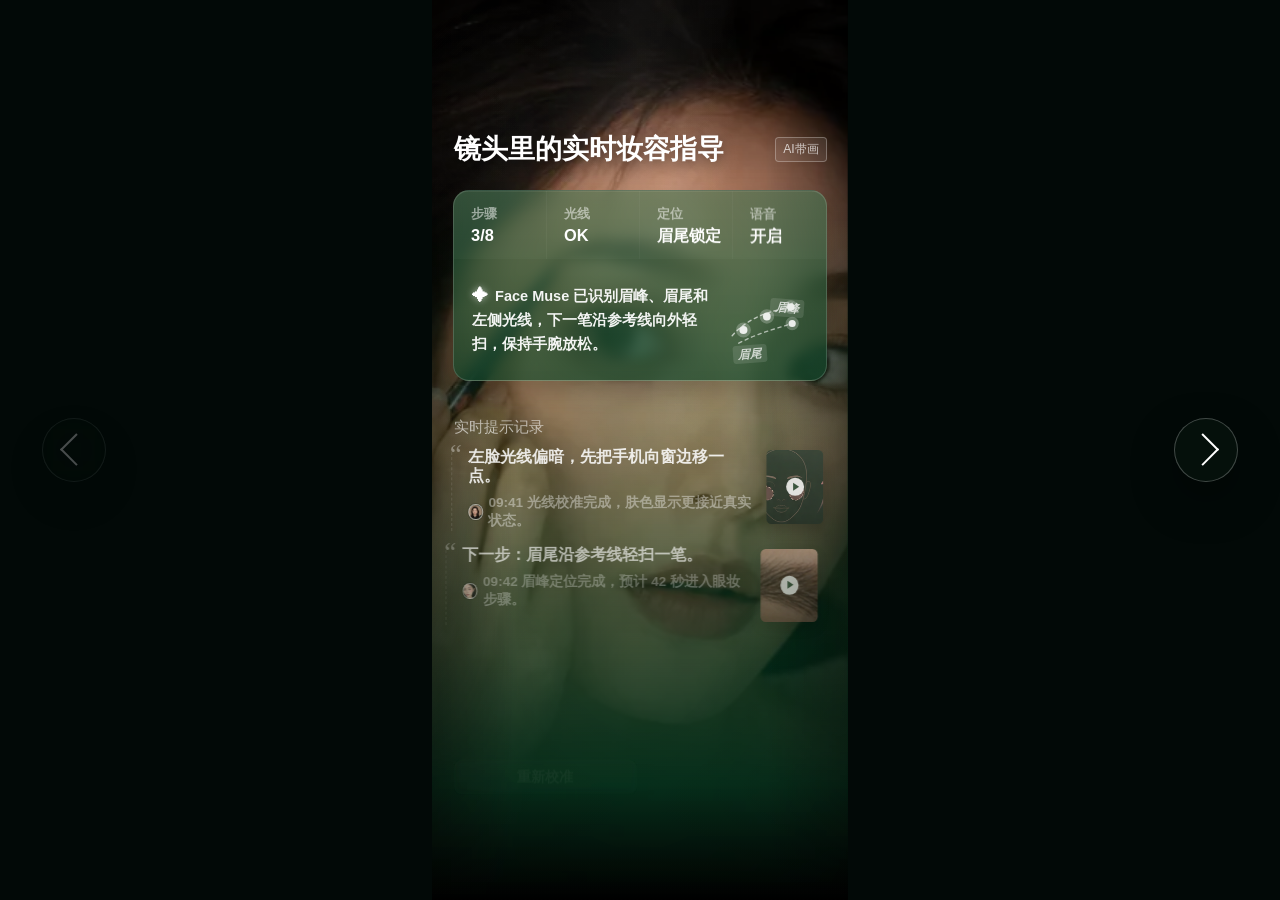
<file: index.html>
<!doctype html>
<html lang="zh-CN">
<head>
  <meta charset="utf-8">
  <meta name="viewport" content="width=device-width, initial-scale=1, viewport-fit=cover">
  <meta name="description" content="Face Muse 五个页面轮播展示。">
  <title>Face Muse - 拼接展示</title>
  <style>
    :root {
      color-scheme: dark;
      --page-bg: #020907;
      --control-bg: rgba(7, 20, 14, .72);
      --control-border: rgba(255, 255, 255, .24);
      --control-shadow: 0 18px 44px rgba(0, 0, 0, .34);
      --ink: #fff;
      background: var(--page-bg);
    }

    * {
      box-sizing: border-box;
    }

    html,
    body {
      width: 100%;
      height: 100%;
      margin: 0;
      overflow: hidden;
      background: var(--page-bg);
    }

    body {
      font-family: "PingFang SC", "Microsoft YaHei", "Noto Sans SC", Arial, sans-serif;
    }

    button {
      padding: 0;
      border: 0;
      font: inherit;
      color: inherit;
      background: none;
      -webkit-tap-highlight-color: transparent;
    }

    .showcase {
      position: relative;
      width: 100%;
      height: 100svh;
      min-height: 560px;
      overflow: hidden;
      background: var(--page-bg);
      isolation: isolate;
      touch-action: pan-y;
    }

    .showcase-track {
      width: 100%;
      height: 100%;
      display: flex;
      transition: transform 560ms cubic-bezier(.22, .8, .22, 1);
      will-change: transform;
    }

    .showcase.is-dragging .showcase-track {
      transition: none;
    }

    .showcase-slide {
      flex: 0 0 100%;
      width: 100%;
      height: 100%;
      min-width: 0;
      background: var(--page-bg);
    }

    .page-frame {
      width: 100%;
      height: 100%;
      display: block;
      border: 0;
      background: var(--page-bg);
    }

    .nav-button {
      position: absolute;
      top: 50%;
      z-index: 3;
      width: clamp(44px, 6vw, 64px);
      height: clamp(44px, 6vw, 64px);
      display: grid;
      place-items: center;
      border: 1px solid var(--control-border);
      border-radius: 50%;
      background: var(--control-bg);
      box-shadow: var(--control-shadow);
      backdrop-filter: blur(16px);
      transform: translateY(-50%);
      cursor: pointer;
      touch-action: manipulation;
      transition: background-color .2s ease, opacity .2s ease, transform .2s ease;
    }

    .nav-button::before {
      content: "";
      width: 34%;
      height: 34%;
      border-top: 2px solid var(--ink);
      border-left: 2px solid var(--ink);
    }

    .nav-button:hover {
      background: rgba(16, 39, 27, .86);
      transform: translateY(-50%) scale(1.04);
    }

    .nav-button:focus-visible {
      outline: 3px solid rgba(255, 255, 255, .7);
      outline-offset: 4px;
    }

    .nav-button[disabled] {
      opacity: .28;
      cursor: default;
      pointer-events: none;
    }

    .nav-button.prev {
      left: clamp(14px, 4vw, 42px);
    }

    .nav-button.prev::before {
      transform: translateX(12%) rotate(-45deg);
    }

    .nav-button.next {
      right: clamp(14px, 4vw, 42px);
    }

    .nav-button.next::before {
      transform: translateX(-12%) rotate(135deg);
    }

    @supports not (height: 100svh) {
      .showcase {
        height: 100vh;
      }
    }

    @media (max-width: 640px) {
      .nav-button {
        top: 50%;
        bottom: auto;
        width: 42px;
        height: 42px;
        transform: translateY(-50%);
      }

      .nav-button:hover {
        transform: translateY(-50%) scale(1.04);
      }

      .nav-button.prev {
        left: 12px;
      }

      .nav-button.next {
        right: 12px;
      }

    }

    @media (prefers-reduced-motion: reduce) {
      .showcase-track,
      .nav-button {
        transition: none;
      }
    }
  </style>
</head>
<body>
  <main class="showcase" aria-label="Face Muse 拼接展示">
    <button class="nav-button prev" type="button" aria-label="上一页"></button>
    <button class="nav-button next" type="button" aria-label="下一页"></button>
    <div class="showcase-track">
      <section class="showcase-slide" aria-label="页面一">
        <iframe class="page-frame" data-src="./1.html" title="Face Muse 首页" loading="eager"></iframe>
      </section>
      <section class="showcase-slide" aria-label="页面二">
        <iframe class="page-frame" data-src="./2.html" title="Face Muse 页面二" loading="lazy"></iframe>
      </section>
      <section class="showcase-slide" aria-label="页面三">
        <iframe class="page-frame" data-src="./3.html" title="Face Muse 页面三" loading="lazy"></iframe>
      </section>
      <section class="showcase-slide" aria-label="页面四">
        <iframe class="page-frame" data-src="./4.html" title="Face Muse 页面四" loading="lazy"></iframe>
      </section>
      <section class="showcase-slide" aria-label="页面五">
        <iframe class="page-frame" data-src="./5.html" title="Face Muse 页面五" loading="lazy"></iframe>
      </section>
    </div>
  </main>

  <script>
    (() => {
      const showcase = document.querySelector(".showcase");
      const track = document.querySelector(".showcase-track");
      const prevButton = document.querySelector(".nav-button.prev");
      const nextButton = document.querySelector(".nav-button.next");
      const frames = Array.from(document.querySelectorAll(".page-frame"));
      const slideCount = frames.length;
      const wheelThreshold = 36;
      const wheelCooldown = 640;
      let currentIndex = 0;
      let dragStartX = 0;
      let dragOffset = 0;
      let isDragging = false;
      let lastWheelTime = 0;
      const boundFrameDocuments = new WeakSet();

      if (!showcase || !track || !prevButton || !nextButton || !slideCount) {
        return;
      }

      const clampIndex = (index) => Math.max(0, Math.min(index, slideCount - 1));

      const normalizeWheelDelta = (event) => {
        const dominantDelta = Math.abs(event.deltaY) >= Math.abs(event.deltaX)
          ? event.deltaY
          : event.deltaX;

        if (event.deltaMode === 1) {
          return dominantDelta * 16;
        }

        if (event.deltaMode === 2) {
          return dominantDelta * window.innerHeight;
        }

        return dominantDelta;
      };

      const handleWheel = (event) => {
        if (event.ctrlKey || isDragging) {
          return;
        }

        const delta = normalizeWheelDelta(event);

        if (Math.abs(delta) < wheelThreshold) {
          return;
        }

        event.preventDefault();

        const now = window.performance.now();

        if (now - lastWheelTime < wheelCooldown) {
          return;
        }

        const nextIndex = clampIndex(currentIndex + (delta > 0 ? 1 : -1));

        if (nextIndex === currentIndex) {
          return;
        }

        lastWheelTime = now;
        goTo(nextIndex);
      };

      const bindFrameWheel = (frame) => {
        try {
          const frameDocument = frame.contentDocument;

          if (!frameDocument || boundFrameDocuments.has(frameDocument)) {
            return;
          }

          frameDocument.addEventListener("wheel", handleWheel, { passive: false });
          boundFrameDocuments.add(frameDocument);
        } catch {
          // 未来页面若指向跨域地址，则跳过 iframe 内部滚轮绑定。
        }
      };

      const loadFrame = (index) => {
        const frame = frames[clampIndex(index)];

        if (frame && !frame.hasAttribute("src")) {
          frame.src = frame.dataset.src;
        }

        if (frame) {
          requestAnimationFrame(() => bindFrameWheel(frame));
        }
      };

      const render = (index, offset = 0) => {
        currentIndex = clampIndex(index);
        loadFrame(currentIndex);
        track.style.transform = `translate3d(calc(${-currentIndex * 100}% + ${offset}px), 0, 0)`;
        prevButton.disabled = currentIndex === 0;
        nextButton.disabled = currentIndex === slideCount - 1;
      };

      const goTo = (index) => {
        const nextIndex = clampIndex(index);
        loadFrame(nextIndex);
        render(nextIndex);
      };

      prevButton.addEventListener("click", (event) => {
        event.stopPropagation();
        goTo(currentIndex - 1);
      });

      nextButton.addEventListener("click", (event) => {
        event.stopPropagation();
        goTo(currentIndex + 1);
      });

      window.addEventListener("keydown", (event) => {
        if (event.key === "ArrowLeft") {
          goTo(currentIndex - 1);
        }

        if (event.key === "ArrowRight") {
          goTo(currentIndex + 1);
        }
      });

      showcase.addEventListener("wheel", handleWheel, { passive: false });

      frames.forEach((frame) => {
        frame.addEventListener("load", () => bindFrameWheel(frame));
      });

      showcase.addEventListener("pointerdown", (event) => {
        if (event.target instanceof Element && event.target.closest("button")) {
          return;
        }

        if (event.pointerType === "mouse" && event.button !== 0) {
          return;
        }

        isDragging = true;
        dragStartX = event.clientX;
        dragOffset = 0;
        showcase.classList.add("is-dragging");
        showcase.setPointerCapture(event.pointerId);
      });

      showcase.addEventListener("pointermove", (event) => {
        if (!isDragging) {
          return;
        }

        dragOffset = event.clientX - dragStartX;
        render(currentIndex, dragOffset);
      });

      const finishDrag = () => {
        if (!isDragging) {
          return;
        }

        const threshold = Math.min(120, showcase.clientWidth * .18);
        const nextIndex = Math.abs(dragOffset) > threshold
          ? currentIndex + (dragOffset < 0 ? 1 : -1)
          : currentIndex;

        isDragging = false;
        dragOffset = 0;
        showcase.classList.remove("is-dragging");
        render(nextIndex);
      };

      showcase.addEventListener("pointerup", finishDrag);
      showcase.addEventListener("pointercancel", finishDrag);

      requestAnimationFrame(() => render(0));
    })();
  </script>
</body>
</html>
</file>
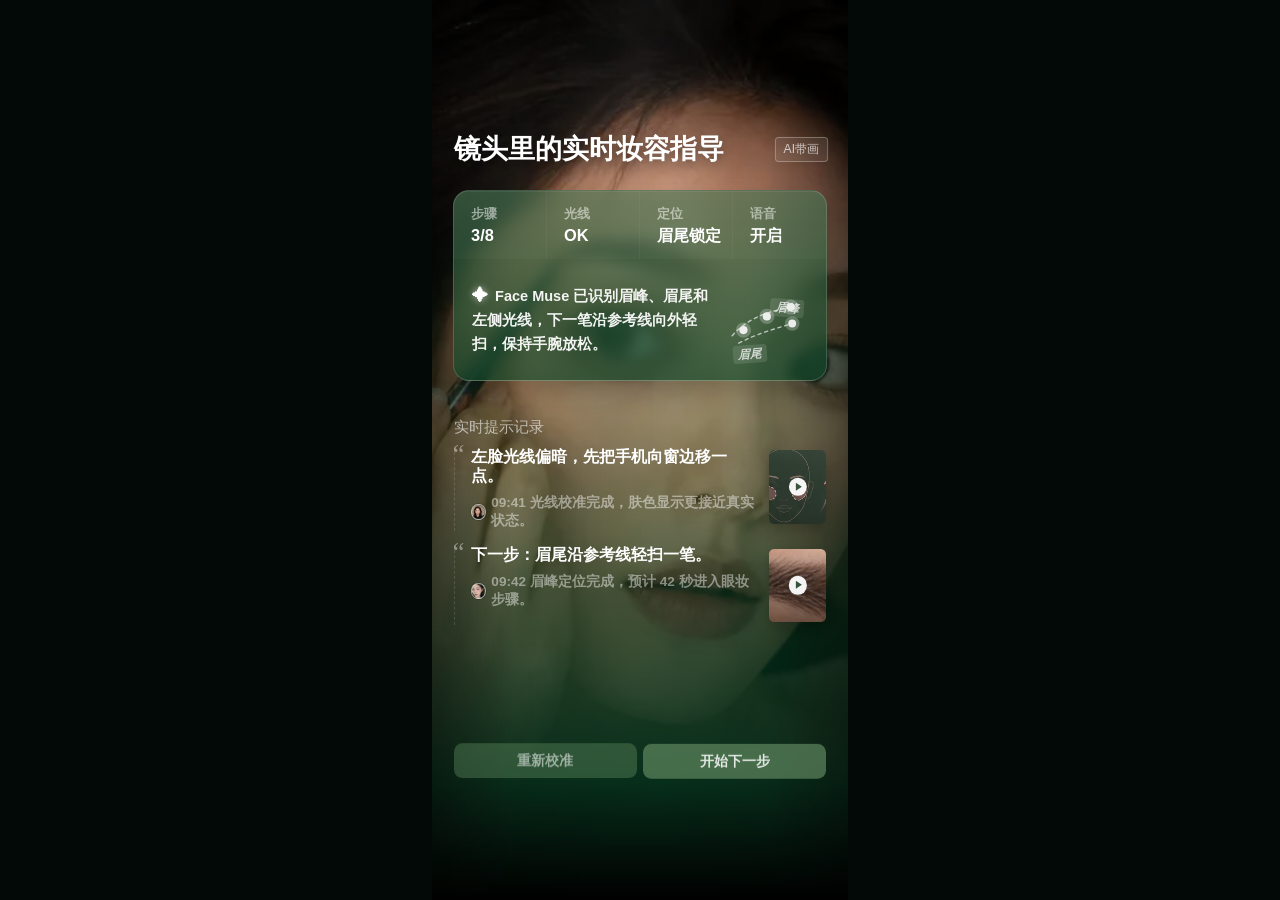
<file: 1.html>
<!doctype html>
<html lang="zh-CN">
<head>
  <meta charset="utf-8">
  <meta name="viewport" content="width=device-width, initial-scale=1, viewport-fit=cover">
  <meta name="description" content="Face Muse 实时妆容指导 feed 卡片，展示镜头带画、光线校准和眉尾参考线提示。">
  <link rel="icon" href="data:,">
  <link rel="preload" as="image" href="./assets/face-muse-2-hero-feed.webp" fetchpriority="high">
  <link rel="preload" as="image" href="./assets/face-muse-2-brow.webp">
  <title>Face Muse - 镜头里的实时妆容指导</title>
  <style>
    :root {
      color-scheme: dark;
      --screen-w: 887;
      --screen-h: 1920;
      --page-bg: #020907;
      --ink: #ffffff;
      --muted: rgba(255, 255, 255, 0.56);
      --soft: rgba(255, 255, 255, 0.78);
      --line: rgba(255, 255, 255, 0.18);
      --panel: rgba(36, 85, 56, 0.66);
      --panel-strong: rgba(31, 80, 52, 0.78);
      --accent: #ffffff;
      --cta: rgba(88, 128, 91, 0.72);
      --hero-position: 50% 40%;
      --hero-size: cover;
      --headline-size: 57rem;
      font-size: calc(min(100vw, calc(100vh * 887 / 1920), 887px) / 887);
    }

    * {
      box-sizing: border-box;
    }

    html,
    body {
      width: 100%;
      min-height: 100%;
      margin: 0;
      background: var(--page-bg);
    }

    body {
      min-height: 100vh;
      display: grid;
      place-items: center;
      overflow: hidden;
      font-family: "PingFang SC", "Microsoft YaHei", "Noto Sans SC", Arial, sans-serif;
    }

    button,
    a {
      font: inherit;
      -webkit-tap-highlight-color: transparent;
    }

    .feed-screen {
      position: relative;
      width: calc(var(--screen-w) * 1rem);
      height: calc(var(--screen-h) * 1rem);
      overflow: hidden;
      isolation: isolate;
      color: var(--ink);
      background:
        linear-gradient(180deg, rgba(1, 15, 9, 0.24) 0%, rgba(5, 61, 34, 0.28) 31%, rgba(3, 52, 30, 0.96) 78%, #03100b 100%);
    }

    .hero-photo {
      position: absolute;
      inset: 0;
      z-index: 0;
      width: 100%;
      height: 100%;
      object-fit: cover;
      object-position: var(--hero-position);
      pointer-events: none;
    }

    .feed-screen::before,
    .feed-screen::after {
      content: "";
      position: absolute;
      inset: 0;
      pointer-events: none;
      z-index: 1;
    }

    .feed-screen::before {
      background:
        linear-gradient(180deg, rgba(0, 0, 0, 0.34) 0%, rgba(0, 0, 0, 0.08) 21%, rgba(7, 78, 43, 0.34) 47%, rgba(2, 47, 27, 0.96) 87%, #000 100%),
        radial-gradient(ellipse at 50% 13%, rgba(255, 255, 255, 0.12), transparent 34%);
    }

    .feed-screen::after {
      background:
        linear-gradient(90deg, rgba(0, 0, 0, 0.32), transparent 20%, transparent 80%, rgba(0, 0, 0, 0.28)),
        radial-gradient(ellipse at center, transparent 42%, rgba(0, 0, 0, 0.28) 100%);
    }

    .hero-grain {
      position: absolute;
      inset: -28rem;
      z-index: 0;
      overflow: hidden;
      transform: scale(1.02);
    }

    .hero-grain::before {
      content: "";
      position: absolute;
      inset: 0;
      background:
        radial-gradient(circle at 20% 18%, rgba(255, 255, 255, 0.08), transparent 18%),
        radial-gradient(circle at 78% 38%, rgba(159, 217, 165, 0.12), transparent 20%);
    }

    .content {
      position: absolute;
      inset: 0;
      z-index: 3;
    }

    .headline {
      position: absolute;
      left: 47rem;
      right: 44rem;
      top: 286rem;
      display: flex;
      align-items: center;
      gap: 24rem;
    }

    h1 {
      flex: 1;
      margin: 0;
      color: #fff;
      font-size: var(--headline-size);
      line-height: 1.16;
      font-weight: 900;
      letter-spacing: 0;
      text-shadow: 0 8rem 28rem rgba(0, 0, 0, 0.42);
    }

    .ai-badge {
      flex: 0 0 auto;
      padding: 11rem 16rem 12rem;
      border: 1rem solid rgba(255, 255, 255, 0.28);
      border-radius: 8rem;
      color: rgba(255, 255, 255, 0.72);
      background: rgba(255, 255, 255, 0.08);
      font-size: 26rem;
      line-height: 1;
      letter-spacing: 0;
      backdrop-filter: blur(8rem);
      cursor: pointer;
    }

    .info-card {
      position: absolute;
      left: 45rem;
      right: 45rem;
      top: 406rem;
      height: 407rem;
      overflow: hidden;
      border: 1rem solid rgba(255, 255, 255, 0.16);
      border-radius: 34rem;
      background: linear-gradient(180deg, rgba(66, 112, 76, 0.64), rgba(18, 72, 43, 0.68));
      box-shadow: 0 22rem 50rem rgba(0, 0, 0, 0.18), inset 0 1rem 0 rgba(255, 255, 255, 0.12);
      backdrop-filter: blur(14rem);
    }

    .stat-grid {
      display: grid;
      grid-template-columns: repeat(4, 1fr);
      height: 145rem;
      background: rgba(255, 255, 255, 0.025);
    }

    .stat {
      display: grid;
      align-content: center;
      gap: 16rem;
      padding-left: 36rem;
      border-right: 1rem solid rgba(255, 255, 255, 0.035);
      cursor: pointer;
    }

    .stat:last-child {
      border-right: 0;
    }

    .stat span {
      color: rgba(255, 255, 255, 0.52);
      font-size: 28rem;
      line-height: 1;
      font-weight: 600;
      letter-spacing: 0;
    }

    .stat strong {
      color: #fff;
      font-size: 35rem;
      line-height: 1;
      font-weight: 900;
      letter-spacing: 0;
      white-space: nowrap;
      transition: color 0.22s ease, text-shadow 0.22s ease;
    }

    .stat.is-updated strong {
      color: #f6ffe9;
      text-shadow: 0 0 16rem rgba(255, 255, 255, 0.62);
    }

    .card-copy {
      position: relative;
      min-height: 262rem;
      padding: 51rem 246rem 34rem 37rem;
      color: rgba(255, 255, 255, 0.94);
      font-size: 31rem;
      line-height: 1.62;
      font-weight: 650;
      letter-spacing: 0;
    }

    .spark {
      display: inline-block;
      margin-right: 16rem;
      font-size: 34rem;
      color: #fff;
      filter: drop-shadow(0 0 8rem rgba(255, 255, 255, 0.5));
    }

    .mini-route {
      position: absolute;
      right: 45rem;
      bottom: 35rem;
      width: 180rem;
      height: 170rem;
      opacity: 0.9;
    }

    .route-path {
      fill: none;
      stroke: rgba(255, 255, 255, 0.72);
      stroke-width: 3;
      stroke-dasharray: 7 8;
      stroke-linecap: round;
    }

    .route-dot {
      fill: #fff;
      stroke: rgba(255, 255, 255, 0.26);
      stroke-width: 12;
    }

    .route-tag {
      position: absolute;
      display: inline-grid;
      place-items: center;
      min-width: 68rem;
      height: 39rem;
      padding: 0 11rem;
      border-radius: 7rem;
      color: rgba(255, 255, 255, 0.82);
      background: rgba(255, 255, 255, 0.13);
      font-size: 25rem;
      line-height: 1;
      font-weight: 900;
      font-style: italic;
      letter-spacing: 0;
      transform: rotate(4deg);
    }

    .route-tag.first {
      top: 27rem;
      right: 0;
    }

    .route-tag.second {
      left: 26rem;
      bottom: 5rem;
      transform: rotate(-4deg);
    }

    .creator-note {
      position: absolute;
      left: 47rem;
      right: 47rem;
      top: 896rem;
    }

    .note-label {
      margin: 0 0 26rem;
      color: rgba(255, 255, 255, 0.6);
      font-size: 31rem;
      line-height: 1;
      letter-spacing: 0;
    }

    .quote-list {
      display: grid;
      gap: 31rem;
    }

    .quote {
      position: relative;
      min-height: 171rem;
      padding: 0 152rem 0 34rem;
      border-left: 2rem dashed rgba(255, 255, 255, 0.14);
    }

    .quote h2 {
      margin: 0 0 18rem;
      color: #fff;
      font-size: 35rem;
      line-height: 1.18;
      font-weight: 900;
      letter-spacing: 0;
    }

    .quote-mark {
      position: absolute;
      left: -5rem;
      top: -10rem;
      color: rgba(255, 255, 255, 0.42);
      font-size: 56rem;
      line-height: 1;
      font-family: Georgia, serif;
    }

    .author-row {
      display: flex;
      align-items: center;
      gap: 12rem;
      color: rgba(255, 255, 255, 0.46);
      font-size: 29rem;
      line-height: 1.35;
      font-weight: 600;
      letter-spacing: 0;
    }

    .avatar {
      width: 35rem;
      height: 35rem;
      border: 2rem solid rgba(255, 255, 255, 0.58);
      border-radius: 50%;
      background: var(--avatar) center / cover no-repeat;
      box-shadow: 0 0 0 2rem rgba(0, 0, 0, 0.16);
    }

    .thumb {
      appearance: none;
      position: absolute;
      right: 0;
      top: 8rem;
      width: 121rem;
      height: 156rem;
      overflow: hidden;
      border: 0;
      border-radius: 11rem;
      background: var(--thumb) center / cover no-repeat;
      box-shadow: 0 12rem 28rem rgba(0, 0, 0, 0.22);
      padding: 0;
      cursor: pointer;
    }

    .thumb::after {
      content: "";
      position: absolute;
      inset: 0;
      background: linear-gradient(180deg, transparent, rgba(0, 0, 0, 0.18));
    }

    .play {
      position: absolute;
      left: 50%;
      top: 50%;
      z-index: 1;
      width: 39rem;
      height: 39rem;
      border-radius: 50%;
      background: rgba(255, 255, 255, 0.95);
      transform: translate(-50%, -50%);
    }

    .play::before {
      content: "";
      position: absolute;
      left: 15rem;
      top: 10rem;
      width: 0;
      height: 0;
      border-top: 9rem solid transparent;
      border-bottom: 9rem solid transparent;
      border-left: 14rem solid rgba(40, 72, 46, 0.92);
    }

    .thumb.is-playing {
      outline: 2rem solid rgba(255, 255, 255, 0.58);
      outline-offset: 3rem;
    }

    .thumb.is-playing .play::before {
      left: 11rem;
      top: 10rem;
      width: 5rem;
      height: 18rem;
      border: 0;
      border-radius: 2rem;
      background: rgba(40, 72, 46, 0.92);
      box-shadow: 12rem 0 0 rgba(40, 72, 46, 0.92);
    }

    .action-row {
      position: absolute;
      left: 46rem;
      right: 46rem;
      top: 1584rem;
      display: grid;
      grid-template-columns: 1fr 1fr;
      gap: 14rem;
    }

    .action-button {
      height: 76rem;
      border: 0;
      border-radius: 18rem;
      color: rgba(255, 255, 255, 0.92);
      background: rgba(99, 139, 97, 0.72);
      font-size: 29rem;
      line-height: 1;
      font-weight: 900;
      letter-spacing: 0;
      cursor: pointer;
      backdrop-filter: blur(8rem);
    }

    .action-button.secondary {
      color: rgba(255, 255, 255, 0.55);
      background: rgba(93, 138, 93, 0.44);
    }

    .interaction-toast {
      position: absolute;
      left: 50%;
      top: 1508rem;
      z-index: 4;
      max-width: 690rem;
      padding: 16rem 24rem 17rem;
      border: 1rem solid rgba(255, 255, 255, 0.18);
      border-radius: 999rem;
      color: rgba(255, 255, 255, 0.9);
      background: rgba(20, 62, 39, 0.76);
      box-shadow: 0 14rem 34rem rgba(0, 0, 0, 0.18);
      backdrop-filter: blur(10rem);
      font-size: 25rem;
      line-height: 1.2;
      font-weight: 700;
      text-align: center;
      opacity: 0;
      pointer-events: none;
      transform: translate(-50%, 10rem);
      transition: opacity 0.2s ease, transform 0.2s ease;
      white-space: nowrap;
    }

    .interaction-toast.is-visible {
      opacity: 1;
      transform: translate(-50%, 0);
    }

    button:focus-visible,
    a:focus-visible,
    .stat:focus-visible,
    .ai-badge:focus-visible {
      outline: 3rem solid rgba(255, 255, 255, 0.8);
      outline-offset: 5rem;
    }

    button:active,
    a:active {
      transform: scale(0.98);
    }

    @media (prefers-reduced-motion: reduce) {
      *,
      *::before,
      *::after {
        animation-duration: 1ms !important;
        animation-iteration-count: 1 !important;
        scroll-behavior: auto !important;
      }
    }
  </style>
  <script src="./assets/gsap.min.js" defer></script>
</head>
<body>
  <main class="feed-screen" aria-labelledby="page-title">
    <img class="hero-photo" src="./assets/face-muse-2-hero-feed.webp" width="887" height="1920" alt="" fetchpriority="high" decoding="sync" aria-hidden="true">
    <div class="hero-grain" aria-hidden="true"></div>

    <section class="content" aria-label="推荐内容">
      <div class="headline">
        <h1 id="page-title">镜头里的实时妆容指导</h1>
        <span class="ai-badge" role="button" tabindex="0" aria-pressed="true">AI带画</span>
      </div>

      <article class="info-card" aria-label="妆容检测状态卡片">
        <div class="stat-grid">
          <div class="stat" role="button" tabindex="0" data-stat-card="step" aria-label="查看当前步骤"><span>步骤</span><strong data-stat="step">3/8</strong></div>
          <div class="stat" role="button" tabindex="0" data-stat-card="light" aria-label="重新校准光线"><span>光线</span><strong data-stat="light">OK</strong></div>
          <div class="stat" role="button" tabindex="0" data-stat-card="target" aria-label="查看定位提示"><span>定位</span><strong data-stat="target">眉尾锁定</strong></div>
          <div class="stat" role="button" tabindex="0" data-stat-card="voice" aria-label="切换语音提示"><span>语音</span><strong data-stat="voice">开启</strong></div>
        </div>
        <div class="card-copy">
          <span class="spark">✦</span><span data-copy="guidance">Face Muse 已识别眉峰、眉尾和左侧光线，下一笔沿参考线向外轻扫，保持手腕放松。</span>
          <div class="mini-route" aria-hidden="true">
            <svg viewBox="0 0 180 170">
              <path class="route-path" d="M26 106 C58 70 98 55 151 45"></path>
              <path class="route-path" d="M40 122 C78 102 115 92 154 80"></path>
              <circle class="route-dot" cx="50" cy="94" r="7"></circle>
              <circle class="route-dot" cx="100" cy="65" r="7"></circle>
              <circle class="route-dot" cx="151" cy="45" r="7"></circle>
              <circle class="route-dot" cx="154" cy="80" r="7"></circle>
            </svg>
            <span class="route-tag first">眉峰</span>
            <span class="route-tag second">眉尾</span>
          </div>
        </div>
      </article>

      <section class="creator-note" aria-label="实时提示记录">
        <p class="note-label">实时提示记录</p>
        <div class="quote-list">
          <article class="quote">
            <span class="quote-mark">“</span>
            <h2>左脸光线偏暗，先把手机向窗边移一点。</h2>
            <div class="author-row">
              <span class="avatar" style="--avatar: url('./assets/face-muse-2-avatar.webp')"></span>
              <span>09:41 光线校准完成，肤色显示更接近真实状态。</span>
            </div>
            <button class="thumb" type="button" style="--thumb: url('./assets/step-03.png')" aria-label="播放光线校准示例" aria-pressed="false"><span class="play"></span></button>
          </article>

          <article class="quote">
            <span class="quote-mark">“</span>
            <h2>下一步：眉尾沿参考线轻扫一笔。</h2>
            <div class="author-row">
              <span class="avatar" style="--avatar: url('./assets/portrait-right.jpg')"></span>
              <span>09:42 眉峰定位完成，预计 42 秒进入眼妆步骤。</span>
            </div>
            <button class="thumb" type="button" style="--thumb: url('./assets/face-muse-2-brow.webp')" aria-label="播放眉尾参考线示例" aria-pressed="false"><span class="play"></span></button>
          </article>
        </div>
      </section>

      <div class="action-row" aria-label="妆容指导操作">
        <button class="action-button secondary" type="button" data-action="calibrate">重新校准</button>
        <button class="action-button" type="button" data-action="next">开始下一步</button>
      </div>

      <div class="interaction-toast" role="status" aria-live="polite" aria-hidden="true"></div>
    </section>
  </main>

  <script>
    (() => {
      const root = document.documentElement;
      const badge = document.querySelector(".ai-badge");
      const toast = document.querySelector(".interaction-toast");
      const guidance = document.querySelector("[data-copy='guidance']");
      const statNodes = {
        step: document.querySelector("[data-stat='step']"),
        light: document.querySelector("[data-stat='light']"),
        target: document.querySelector("[data-stat='target']"),
        voice: document.querySelector("[data-stat='voice']")
      };
      const quoteTitles = Array.from(document.querySelectorAll(".quote h2"));
      const authorRows = Array.from(document.querySelectorAll(".author-row span:last-child"));
      const statCards = Array.from(document.querySelectorAll("[data-stat-card]"));
      const thumbs = Array.from(document.querySelectorAll(".thumb"));
      const heroPhoto = document.querySelector(".hero-photo");
      const nextButton = document.querySelector("[data-action='next']");
      const calibrateButton = document.querySelector("[data-action='calibrate']");
      const steps = [
        {
          number: "1/8",
          target: "肤色采样",
          guidance: "先把脸部保持在取景框中心，Face Muse 会记录底妆色差和两侧阴影。",
          quotes: ["底妆区域已锁定，先轻拍鼻翼和下巴边缘。", "下一步：把镜头抬高一点，减少额头阴影。"],
          meta: ["09:39 肤色采样完成，底妆建议已同步。", "09:40 取景角度已修正，面部轮廓更稳定。"]
        },
        {
          number: "2/8",
          target: "眉峰定位",
          guidance: "眉峰参考点已经出现，刷头从眉腰向眉峰轻带，不要压住原本毛流。",
          quotes: ["眉峰位置已找到，先补浅色区域。", "下一步：眉尾沿参考线轻扫一笔。"],
          meta: ["09:40 眉峰定位完成，参考线保持可见。", "09:41 毛流方向已识别，建议轻压一层。"]
        },
        {
          number: "3/8",
          target: "眉尾锁定",
          guidance: "Face Muse 已识别眉峰、眉尾和左侧光线，下一笔沿参考线向外轻扫，保持手腕放松。",
          quotes: ["左脸光线偏暗，先把手机向窗边移一点。", "下一步：眉尾沿参考线轻扫一笔。"],
          meta: ["09:41 光线校准完成，肤色显示更接近真实状态。", "09:42 眉峰定位完成，预计 42 秒进入眼妆步骤。"]
        },
        {
          number: "4/8",
          target: "眼线预备",
          guidance: "眼尾位置已对齐，下一步把笔尖贴近睫毛根部，沿外侧参考点短线连接。",
          quotes: ["眼尾参考点已亮起，先别拉太长。", "下一步：从睫毛根部短线连接到眼尾。"],
          meta: ["09:43 眼尾角度稳定，建议先画外半段。", "09:43 眨眼检测正常，参考线会自动暂停。"]
        },
        {
          number: "5/8",
          target: "眼影过渡",
          guidance: "用浅棕色从眼尾向眼窝轻扫，Face Muse 会在边界过重时提醒你收窄范围。",
          quotes: ["眼影边界稍重，用干净刷头向外晕开。", "下一步：把亮片点在眼中，不要超过参考圈。"],
          meta: ["09:44 眼窝范围已标记，晕染半径保持稳定。", "09:45 亮片点位已准备，下一步进入高光。"]
        }
      ];
      let activeStep = 2;
      let voiceOn = true;
      let toastTimer = 0;

      const showToast = (message) => {
        if (!toast) return;

        toast.textContent = message;
        toast.setAttribute("aria-hidden", "false");
        toast.classList.add("is-visible");
        window.clearTimeout(toastTimer);
        toastTimer = window.setTimeout(() => {
          toast.classList.remove("is-visible");
          toast.setAttribute("aria-hidden", "true");
        }, 1800);
      };

      const flashStat = (name) => {
        const node = statNodes[name];
        const card = node?.closest(".stat");
        if (!card) return;

        card.classList.add("is-updated");
        window.setTimeout(() => card.classList.remove("is-updated"), 520);
      };

      const setStep = (index, announce = true) => {
        activeStep = (index + steps.length) % steps.length;
        const step = steps[activeStep];

        statNodes.step.textContent = step.number;
        statNodes.target.textContent = step.target;
        guidance.textContent = step.guidance;
        quoteTitles.forEach((title, titleIndex) => {
          title.textContent = step.quotes[titleIndex];
        });
        authorRows.forEach((row, rowIndex) => {
          row.textContent = step.meta[rowIndex];
        });
        flashStat("step");
        flashStat("target");

        if (announce) {
          showToast(`已切到第 ${step.number.split("/")[0]} 步：${step.target}`);
        }
      };

      const nextStep = () => setStep(activeStep + 1);

      const recalibrate = () => {
        statNodes.light.textContent = "校准中";
        flashStat("light");
        showToast("正在重新校准光线与参考线");

        window.setTimeout(() => {
          statNodes.light.textContent = "OK";
          flashStat("light");
          showToast("光线与眉尾参考线已重新校准");
        }, 720);
      };

      const toggleVoice = () => {
        voiceOn = !voiceOn;
        statNodes.voice.textContent = voiceOn ? "开启" : "静音";
        badge.setAttribute("aria-pressed", voiceOn ? "true" : "false");
        flashStat("voice");
        showToast(voiceOn ? "语音提示已开启" : "语音提示已静音");
      };

      const activateByKeyboard = (element, handler) => {
        element.addEventListener("keydown", (event) => {
          if (event.key !== "Enter" && event.key !== " ") return;
          event.preventDefault();
          handler(event);
        });
      };

      const initInteractions = () => {
        setStep(activeStep, false);

        statCards.forEach((card) => {
          const type = card.dataset.statCard;
          const handlerMap = {
            step: nextStep,
            light: recalibrate,
            target: () => showToast(`当前定位：${steps[activeStep].target}`),
            voice: toggleVoice
          };
          const handler = handlerMap[type];
          if (!handler) return;

          card.addEventListener("click", handler);
          activateByKeyboard(card, handler);
        });

        nextButton?.addEventListener("click", nextStep);
        calibrateButton?.addEventListener("click", recalibrate);
        badge?.addEventListener("click", toggleVoice);
        if (badge) activateByKeyboard(badge, toggleVoice);

        thumbs.forEach((thumb, index) => {
          thumb.addEventListener("click", () => {
            const nextState = !thumb.classList.contains("is-playing");
            thumbs.forEach((item) => {
              item.classList.remove("is-playing");
              item.setAttribute("aria-pressed", "false");
            });

            if (nextState) {
              thumb.classList.add("is-playing");
              thumb.setAttribute("aria-pressed", "true");
              showToast(index === 0 ? "正在播放光线校准示例" : "正在播放眉尾参考线示例");
              return;
            }

            showToast("已暂停预览");
          });
        });
      };

      if (document.readyState === "loading") {
        window.addEventListener("DOMContentLoaded", initInteractions, { once: true });
      } else {
        initInteractions();
      }

      const reduceMotion = window.matchMedia("(prefers-reduced-motion: reduce)").matches;
      if (reduceMotion) {
        root.dataset.gsapLoaded = "reduced";
        return;
      }

      const initMotion = () => {
        if (!window.gsap) {
          root.dataset.gsapLoaded = "false";
          return;
        }

        root.dataset.gsapLoaded = "true";
        const intro = gsap.timeline({ defaults: { ease: "power3.out" } });

        if (heroPhoto) {
          intro.from(heroPhoto, { scale: 1.08, autoAlpha: 0.72, duration: 0.78, ease: "power2.out" });
        }

        intro
          .from(".headline", { y: 34, autoAlpha: 0, duration: 0.5 }, "<0.08")
          .from(".info-card", { y: 38, autoAlpha: 0, duration: 0.58 }, "<0.1")
          .from(".stat", { y: 18, autoAlpha: 0, duration: 0.34, stagger: 0.045, ease: "power2.out" }, "<0.18")
          .from(".route-path", { autoAlpha: 0, duration: 0.38, stagger: 0.08, ease: "power2.out" }, "<0.08")
          .from(".quote", { x: -22, autoAlpha: 0, duration: 0.42, stagger: 0.08 }, "<0.12")
          .from(".action-button", { y: 18, autoAlpha: 0, duration: 0.36, stagger: 0.05, ease: "power2.out" }, "<0.16");

        gsap.to(".route-dot", { scale: 1.25, transformOrigin: "50% 50%", duration: 0.9, repeat: -1, yoyo: true, stagger: 0.12, ease: "sine.inOut" });
        gsap.to(".ai-badge", { scale: 1.05, transformOrigin: "50% 50%", duration: 1.35, delay: 0.8, repeat: -1, yoyo: true, ease: "sine.inOut" });

        if (heroPhoto) {
          gsap.to(heroPhoto, { scale: 1.045, duration: 7, delay: 0.9, repeat: -1, yoyo: true, ease: "sine.inOut" });
        }

        document.querySelectorAll("button").forEach((item) => {
          item.addEventListener("click", (event) => {
            event.preventDefault();
            gsap.fromTo(item, { scale: 0.96 }, { scale: 1, duration: 0.32, ease: "back.out(2.4)" });
          });
        });
      };

      const loadMotion = () => {
        if (window.gsap) {
          requestAnimationFrame(initMotion);
          return;
        }

        if (document.querySelector("script[data-gsap-loader]")) {
          return;
        }

        const script = document.createElement("script");
        script.src = "./assets/gsap.min.js";
        script.async = true;
        script.dataset.gsapLoader = "true";
        script.onload = () => requestAnimationFrame(initMotion);
        script.onerror = () => {
          root.dataset.gsapLoaded = "false";
        };
        document.head.appendChild(script);
      };

      const scheduleMotion = () => {
        requestAnimationFrame(loadMotion);
      };

      if (document.readyState === "loading") {
        window.addEventListener("DOMContentLoaded", scheduleMotion, { once: true });
      } else {
        scheduleMotion();
      }
    })();
  </script>
</body>
</html>
</file>
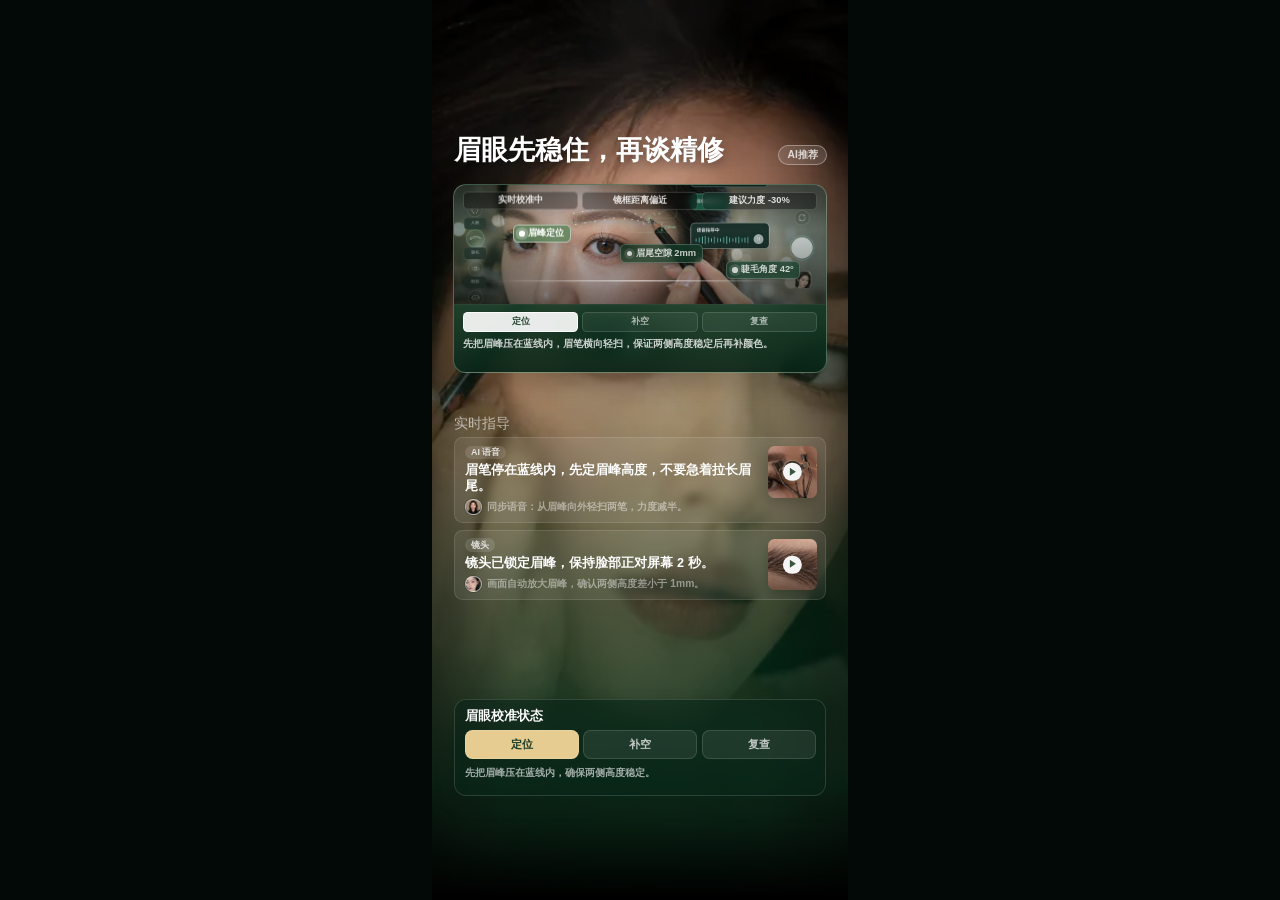
<file: 2.html>
<!doctype html>
<html lang="zh-CN">
<head>
  <meta charset="utf-8">
  <meta name="viewport" content="width=device-width, initial-scale=1, viewport-fit=cover">
  <meta name="description" content="Face Muse 抖音式推荐 feed 卡片，帮化妆新手把眉眼位置先找稳，再做精修。">
  <link rel="icon" href="data:,">
  <link rel="preload" as="image" href="./assets/face-muse-2-hero-feed.webp" fetchpriority="high">
  <link rel="preload" as="image" href="./assets/face-muse-2-brow-coach-card.jpg">
  <link rel="preload" as="image" href="./assets/face-muse-2-lash.webp">
  <title>Face Muse - 眉眼先稳住，再谈精修</title>
  <style>
    :root {
      color-scheme: dark;
      --screen-w: 887;
      --screen-h: 1920;
      --page-bg: #020907;
      --ink: #ffffff;
      --muted: rgba(255, 255, 255, 0.56);
      --soft: rgba(255, 255, 255, 0.78);
      --line: rgba(255, 255, 255, 0.18);
      --panel: rgba(36, 85, 56, 0.66);
      --panel-strong: rgba(31, 80, 52, 0.78);
      --accent: #ffffff;
      --cta: rgba(88, 128, 91, 0.72);
      --hero-image: url("./assets/face-muse-2-hero-feed.webp");
      --hero-position: 51% 43%;
      --hero-size: cover;
      --headline-size: 57rem;
      font-size: calc(min(100vw, calc(100vh * 887 / 1920), 887px) / 887);
    }

    * {
      box-sizing: border-box;
    }

    html,
    body {
      width: 100%;
      min-height: 100%;
      margin: 0;
      background: var(--page-bg);
    }

    body {
      min-height: 100vh;
      display: grid;
      place-items: center;
      overflow: hidden;
      font-family: "PingFang SC", "Microsoft YaHei", "Noto Sans SC", Arial, sans-serif;
    }

    button,
    a {
      font: inherit;
      -webkit-tap-highlight-color: transparent;
    }

    .feed-screen {
      position: relative;
      width: calc(var(--screen-w) * 1rem);
      height: calc(var(--screen-h) * 1rem);
      overflow: hidden;
      isolation: isolate;
      color: var(--ink);
      background:
        linear-gradient(180deg, rgba(1, 15, 9, 0.24) 0%, rgba(5, 61, 34, 0.28) 31%, rgba(3, 52, 30, 0.96) 78%, #03100b 100%);
    }

    .feed-screen::before,
    .feed-screen::after {
      content: "";
      position: absolute;
      inset: 0;
      pointer-events: none;
      z-index: 1;
    }

    .feed-screen::before {
      background:
        linear-gradient(180deg, rgba(0, 0, 0, 0.28) 0%, rgba(0, 0, 0, 0.06) 21%, rgba(7, 78, 43, 0.28) 47%, rgba(2, 47, 27, 0.9) 87%, #000 100%),
        radial-gradient(ellipse at 50% 13%, rgba(255, 255, 255, 0.12), transparent 34%);
      backdrop-filter: saturate(0.95);
    }

    .feed-screen::after {
      background:
        linear-gradient(90deg, rgba(0, 0, 0, 0.32), transparent 20%, transparent 80%, rgba(0, 0, 0, 0.28)),
        radial-gradient(ellipse at center, transparent 42%, rgba(0, 0, 0, 0.28) 100%);
    }

    .hero-image {
      position: absolute;
      inset: 0;
      z-index: 0;
      display: block;
      width: 100%;
      height: 100%;
      object-fit: cover;
      object-position: var(--hero-position);
    }

    .hero-grain {
      position: absolute;
      inset: -28rem;
      z-index: 0;
      overflow: hidden;
      filter: saturate(0.86) contrast(1.04);
      transform: scale(1.02);
    }

    .hero-grain::before {
      content: "";
      position: absolute;
      inset: 0;
      transform: scale(1.015);
      transform-origin: center;
      background:
        radial-gradient(circle at 20% 18%, rgba(255, 255, 255, 0.08), transparent 18%),
        radial-gradient(circle at 78% 38%, rgba(159, 217, 165, 0.12), transparent 20%);
    }

    .headline {
      position: absolute;
      left: 47rem;
      right: 44rem;
      top: 288rem;
      display: flex;
      align-items: center;
      gap: 24rem;
    }

    .headline h1 {
      flex: 1;
      margin: 0;
      color: #fff;
      font-size: var(--headline-size);
      line-height: 1.16;
      font-weight: 900;
      letter-spacing: 0;
      text-shadow: 0 8rem 28rem rgba(0, 0, 0, 0.42);
    }

    .ai-badge {
      display: inline-flex;
      align-items: center;
      height: 43rem;
      margin-top: 18rem;
      padding: 0 18rem;
      border: 1rem solid rgba(255, 255, 255, 0.34);
      border-radius: 999rem;
      color: rgba(255, 255, 255, 0.78);
      background: rgba(255, 255, 255, 0.12);
      backdrop-filter: blur(16rem);
      font-size: 22rem;
      font-weight: 800;
      letter-spacing: 0;
    }

    .content {
      position: absolute;
      inset: 0;
      z-index: 3;
    }

    .info-card {
      position: absolute;
      left: 45rem;
      right: 45rem;
      top: 392rem;
      height: 404rem;
      overflow: hidden;
      border: 1rem solid rgba(255, 255, 255, 0.16);
      border-radius: 28rem;
      background:
        linear-gradient(115deg, rgba(255, 255, 255, 0.09), transparent 31%),
        linear-gradient(180deg, rgba(66, 112, 76, 0.64), rgba(18, 72, 43, 0.68));
      box-shadow: 0 22rem 50rem rgba(0, 0, 0, 0.18), inset 0 1rem 0 rgba(255, 255, 255, 0.12);
      backdrop-filter: blur(14rem);
    }

    .info-card-image {
      position: absolute;
      inset: 0;
      display: block;
      width: 100%;
      height: 100%;
      object-fit: cover;
      object-position: center;
    }

    .scan-stage {
      position: relative;
      height: 255rem;
      overflow: hidden;
      isolation: isolate;
    }

    .scan-stage::after {
      content: "";
      position: absolute;
      inset: 0;
      z-index: 1;
      background:
        linear-gradient(180deg, rgba(0, 0, 0, 0.34), transparent 38%, rgba(0, 0, 0, 0.46)),
        linear-gradient(90deg, rgba(8, 45, 29, 0.4), transparent 32%, rgba(8, 45, 29, 0.25));
      pointer-events: none;
    }

    .scan-status {
      position: absolute;
      left: 18rem;
      right: 18rem;
      top: 16rem;
      z-index: 2;
      display: grid;
      grid-template-columns: repeat(3, minmax(0, 1fr));
      gap: 9rem;
    }

    .scan-pill {
      height: 38rem;
      display: grid;
      place-items: center;
      padding: 0 10rem;
      border: 1rem solid rgba(255, 255, 255, 0.16);
      border-radius: 10rem;
      color: rgba(255, 255, 255, 0.84);
      background: rgba(0, 0, 0, 0.34);
      font-size: 20rem;
      line-height: 1;
      font-weight: 850;
      letter-spacing: 0;
      white-space: nowrap;
      backdrop-filter: blur(8rem);
    }

    .scan-tags {
      position: absolute;
      inset: 0;
      z-index: 2;
      pointer-events: none;
    }

    .scan-tag {
      position: absolute;
      display: inline-grid;
      grid-template-columns: 12rem auto;
      align-items: center;
      gap: 7rem;
      min-width: 112rem;
      height: 39rem;
      padding: 0 12rem;
      border: 1rem solid rgba(255, 255, 255, 0.2);
      border-radius: 11rem;
      color: rgba(255, 255, 255, 0.76);
      background: rgba(16, 59, 39, 0.68);
      box-shadow: 0 8rem 22rem rgba(0, 0, 0, 0.22);
      font-size: 20rem;
      line-height: 1;
      font-weight: 850;
      letter-spacing: 0;
      backdrop-filter: blur(8rem);
      transition: transform 0.2s ease, color 0.2s ease, background 0.2s ease, border-color 0.2s ease;
    }

    .scan-tag::before {
      content: "";
      width: 12rem;
      height: 12rem;
      border-radius: 50%;
      background: rgba(255, 255, 255, 0.76);
      box-shadow: 0 0 0 6rem rgba(255, 255, 255, 0.12);
    }

    .scan-tag.is-active {
      color: #fff;
      background: rgba(92, 132, 91, 0.82);
      border-color: rgba(255, 255, 255, 0.5);
      transform: translateY(-3rem);
    }

    .scan-tag.is-active::before {
      background: #fff;
      box-shadow: 0 0 0 7rem rgba(255, 255, 255, 0.22), 0 0 18rem rgba(255, 255, 255, 0.52);
    }

    .scan-tag.peak {
      left: 125rem;
      top: 88rem;
    }

    .scan-tag.tail {
      left: 354rem;
      top: 127rem;
    }

    .scan-tag.lash {
      right: 54rem;
      bottom: 54rem;
    }

    .scan-line {
      position: absolute;
      left: 74rem;
      right: 74rem;
      top: 126rem;
      z-index: 2;
      height: 2rem;
      background: linear-gradient(90deg, transparent, rgba(255, 255, 255, 0.82), transparent);
      box-shadow: 0 0 16rem rgba(255, 255, 255, 0.35);
      animation: scan-line 2.2s ease-in-out infinite alternate;
      pointer-events: none;
    }

    .coach-panel {
      position: relative;
      min-height: 149rem;
      padding: 14rem 18rem 16rem;
      border-top: 1rem solid rgba(255, 255, 255, 0.1);
      background:
        linear-gradient(180deg, rgba(12, 55, 36, 0.54), rgba(4, 28, 19, 0.64)),
        rgba(0, 0, 0, 0.18);
    }

    .mode-tabs {
      display: grid;
      grid-template-columns: repeat(3, minmax(0, 1fr));
      gap: 8rem;
      margin-bottom: 11rem;
    }

    .mode-tab {
      height: 42rem;
      border: 1rem solid rgba(255, 255, 255, 0.13);
      border-radius: 10rem;
      color: rgba(255, 255, 255, 0.62);
      background: rgba(255, 255, 255, 0.06);
      font-size: 20rem;
      line-height: 1;
      font-weight: 900;
      letter-spacing: 0;
      cursor: pointer;
      transition: transform 0.18s ease, color 0.18s ease, background 0.18s ease, border-color 0.18s ease;
    }

    .mode-tab.is-active {
      color: rgba(31, 65, 43, 0.96);
      background: rgba(255, 255, 255, 0.9);
      border-color: rgba(255, 255, 255, 0.9);
    }

    .mode-tab:active {
      transform: scale(0.96);
    }

    .coach-copy {
      min-height: 0;
      margin: 0;
      color: rgba(255, 255, 255, 0.78);
      font-size: 22rem;
      line-height: 1.28;
      font-weight: 650;
      letter-spacing: 0;
      display: -webkit-box;
      -webkit-line-clamp: 2;
      -webkit-box-orient: vertical;
      overflow: hidden;
    }

    .solution-map {
      position: relative;
      display: grid;
      grid-template-rows: 100rem 108rem;
      gap: 14rem;
      padding: 18rem 24rem 23rem;
    }

    .camera-track {
      display: grid;
      grid-template-columns: auto 1fr;
      align-items: start;
      gap: 14rem;
      min-width: 0;
    }

    .map-label {
      display: inline-flex;
      align-items: center;
      width: max-content;
      height: 38rem;
      padding: 0 15rem;
      border: 1rem solid rgba(255, 255, 255, 0.13);
      border-radius: 8rem;
      color: rgba(255, 255, 255, 0.72);
      background: rgba(0, 0, 0, 0.12);
      font-size: 24rem;
      line-height: 1;
      font-weight: 800;
      letter-spacing: 0;
    }

    .track-stack {
      display: grid;
      grid-template-columns: repeat(3, 1fr);
      gap: 9rem;
      min-width: 0;
    }

    .track-item {
      display: grid;
      align-content: center;
      gap: 7rem;
      min-height: 78rem;
      padding: 8rem 10rem;
      border: 1rem solid rgba(255, 255, 255, 0.08);
      border-radius: 12rem;
      background: rgba(255, 255, 255, 0.045);
      color: rgba(255, 255, 255, 0.9);
      font-size: 22rem;
      line-height: 1.12;
      font-weight: 750;
      letter-spacing: 0;
    }

    .track-item:last-child {
      border-bottom: 1rem solid rgba(255, 255, 255, 0.08);
    }

    .track-item span {
      display: inline-grid;
      place-items: center;
      width: max-content;
      height: 27rem;
      padding: 0 9rem;
      border-radius: 999rem;
      color: rgba(255, 255, 255, 0.78);
      background: rgba(255, 255, 255, 0.11);
      font-size: 18rem;
      line-height: 1;
      font-weight: 900;
      letter-spacing: 0;
    }

    .voice-guide {
      position: relative;
      min-height: 108rem;
      padding: 14rem 126rem 13rem 18rem;
      border: 1rem solid rgba(255, 255, 255, 0.1);
      border-radius: 16rem;
      background: rgba(255, 255, 255, 0.06);
    }

    .voice-wave {
      position: absolute;
      right: 27rem;
      top: 15rem;
      width: 78rem;
      height: 78rem;
      border: 1rem solid rgba(255, 255, 255, 0.18);
      border-radius: 50%;
      background:
        radial-gradient(circle, rgba(255, 255, 255, 0.34) 0 12%, transparent 13% 26%, rgba(255, 255, 255, 0.15) 27% 29%, transparent 30% 45%, rgba(255, 255, 255, 0.1) 46% 49%, transparent 50%),
        rgba(255, 255, 255, 0.06);
      box-shadow: inset 0 0 24rem rgba(0, 0, 0, 0.18);
      animation: voice-pulse 1.1s ease-in-out infinite alternate;
      will-change: transform;
    }

    .voice-wave::before {
      content: "";
      position: absolute;
      left: 50%;
      top: 50%;
      width: 4rem;
      height: 24rem;
      border-radius: 999rem;
      background: #fff;
      transform: translate(-50%, -50%);
      box-shadow: -13rem 5rem 0 rgba(255, 255, 255, 0.64), 13rem -5rem 0 rgba(255, 255, 255, 0.64);
    }

    .voice-wave::after {
      content: "";
      position: absolute;
      inset: 13rem;
      border: 2rem solid rgba(255, 255, 255, 0.34);
      border-radius: 50%;
      box-shadow: 0 0 18rem rgba(255, 255, 255, 0.42);
    }

    .guide-value {
      position: absolute;
      right: 43rem;
      top: 38rem;
      color: #fff;
      font-size: 24rem;
      line-height: 1;
      font-weight: 900;
      letter-spacing: 0;
    }

    .guide-copy {
      margin: 9rem 0 0;
      color: rgba(255, 255, 255, 0.72);
      font-size: 23rem;
      line-height: 1.32;
      font-weight: 650;
      letter-spacing: 0;
    }

    .voice-icon {
      display: inline-grid;
      place-items: center;
      width: 26rem;
      height: 26rem;
      margin-right: 8rem;
      border-radius: 50%;
      color: rgba(41, 78, 48, 0.9);
      background: rgba(255, 255, 255, 0.86);
      font-size: 16rem;
      line-height: 1;
      font-weight: 900;
    }

    .creator-note {
      position: absolute;
      left: 47rem;
      right: 47rem;
      top: 890rem;
    }

    .note-label {
      margin: 0 0 14rem;
      color: rgba(255, 255, 255, 0.6);
      font-size: 29rem;
      line-height: 1;
      letter-spacing: 0;
    }

    .quote-list {
      display: grid;
      gap: 14rem;
    }

    .quote {
      position: relative;
      min-height: 144rem;
      padding: 16rem 138rem 15rem 22rem;
      overflow: hidden;
      border: 1rem solid rgba(255, 255, 255, 0.11);
      border-radius: 18rem;
      background: rgba(255, 255, 255, 0.075);
      backdrop-filter: blur(10rem);
    }

    .quote h2 {
      margin: 0 0 10rem;
      color: #fff;
      font-size: 27rem;
      line-height: 1.22;
      font-weight: 900;
      letter-spacing: 0;
    }

    .quote-mark {
      display: inline-grid;
      place-items: center;
      width: max-content;
      min-width: 48rem;
      height: 29rem;
      margin-bottom: 8rem;
      padding: 0 12rem;
      border-radius: 999rem;
      color: rgba(255, 255, 255, 0.8);
      background: rgba(255, 255, 255, 0.12);
      font-size: 19rem;
      line-height: 1;
      font-family: inherit;
      font-weight: 900;
    }

    .author-row {
      display: flex;
      align-items: center;
      gap: 12rem;
      color: rgba(255, 255, 255, 0.46);
      font-size: 22rem;
      line-height: 1.35;
      font-weight: 600;
      letter-spacing: 0;
    }

    .avatar {
      width: 35rem;
      height: 35rem;
      border: 2rem solid rgba(255, 255, 255, 0.58);
      border-radius: 50%;
      background: var(--avatar) center / cover no-repeat;
      box-shadow: 0 0 0 2rem rgba(0, 0, 0, 0.16);
    }

    .thumb {
      position: absolute;
      right: 17rem;
      top: 17rem;
      width: 105rem;
      height: 110rem;
      overflow: hidden;
      border-radius: 14rem;
      background: var(--thumb) center / cover no-repeat;
      box-shadow: 0 12rem 28rem rgba(0, 0, 0, 0.22);
    }

    .thumb::after {
      content: "";
      position: absolute;
      inset: 0;
      background: linear-gradient(180deg, transparent, rgba(0, 0, 0, 0.18));
    }

    .play {
      position: absolute;
      left: 50%;
      top: 50%;
      z-index: 1;
      width: 39rem;
      height: 39rem;
      border-radius: 50%;
      background: rgba(255, 255, 255, 0.95);
      transform: translate(-50%, -50%);
    }

    .play::before {
      content: "";
      position: absolute;
      left: 15rem;
      top: 10rem;
      width: 0;
      height: 0;
      border-top: 9rem solid transparent;
      border-bottom: 9rem solid transparent;
      border-left: 14rem solid rgba(40, 72, 46, 0.92);
    }

    @keyframes voice-pulse {
      from { transform: scale(0.96); }
      to { transform: scale(1.04); }
    }

    @keyframes scan-line {
      from { transform: translateY(-42rem); opacity: 0.42; }
      to { transform: translateY(48rem); opacity: 0.82; }
    }

    .product-state-panel {
      position: absolute;
      left: 47rem;
      right: 47rem;
      top: 1492rem;
      display: grid;
      gap: 16rem;
      padding: 20rem;
      border: 1rem solid rgba(255, 255, 255, 0.14);
      border-radius: 26rem;
      background: rgba(7, 35, 24, 0.58);
      box-shadow: 0 18rem 40rem rgba(0, 0, 0, 0.18);
      backdrop-filter: blur(14rem);
    }

    .product-state-panel strong {
      color: #fff;
      font-size: 27rem;
      line-height: 1;
      font-weight: 900;
      letter-spacing: 0;
    }

    .state-actions {
      display: grid;
      grid-template-columns: repeat(3, minmax(0, 1fr));
      gap: 10rem;
    }

    .state-button {
      height: 62rem;
      border: 1rem solid rgba(255, 255, 255, 0.13);
      border-radius: 16rem;
      color: rgba(255, 255, 255, 0.72);
      background: rgba(255, 255, 255, 0.08);
      font-size: 24rem;
      line-height: 1;
      font-weight: 900;
      letter-spacing: 0;
      cursor: pointer;
      will-change: transform;
    }

    .state-button.is-active {
      color: rgba(21, 54, 34, 0.96);
      background: rgba(245, 215, 154, 0.94);
    }

    .state-note {
      min-height: 40rem;
      margin: 0;
      color: rgba(255, 255, 255, 0.62);
      font-size: 22rem;
      line-height: 1.35;
      font-weight: 650;
      letter-spacing: 0;
    }

    @media (prefers-reduced-motion: reduce) {
      *,
      *::before,
      *::after {
        animation-duration: 0.001ms !important;
        animation-iteration-count: 1 !important;
        scroll-behavior: auto !important;
        transition-duration: 0.001ms !important;
      }
    }
  </style>
  <script src="./assets/gsap.min.js" defer></script>
</head>
<body>
  <main class="feed-screen" aria-labelledby="page-title">
    <img class="hero-image" src="./assets/face-muse-2-hero-feed.webp" width="887" height="1920" alt="" aria-hidden="true" fetchpriority="high" loading="eager" decoding="async">
    <div class="hero-grain" aria-hidden="true"></div>

    <section class="content" aria-label="推荐内容">
      <div class="headline">
        <h1 id="page-title">眉眼先稳住，再谈精修</h1>
        <span class="ai-badge">AI推荐</span>
      </div>

      <article class="info-card" aria-label="AI 眉眼实时校准卡">
        <div class="scan-stage">
          <img class="info-card-image" src="./assets/face-muse-2-brow-coach-card.jpg" width="900" height="458" alt="AI 眉妆教练识别眉笔、眉峰和眉尾的横版相机示意图" loading="eager" decoding="async">
          <div class="scan-status" aria-label="当前检测状态">
            <span class="scan-pill">实时校准中</span>
            <span class="scan-pill">镜框距离偏近</span>
            <span class="scan-pill">建议力度 -30%</span>
          </div>
          <div class="scan-tags" aria-hidden="true">
            <span class="scan-tag peak is-active" data-tag="position">眉峰定位</span>
            <span class="scan-tag tail" data-tag="fill">眉尾空隙 2mm</span>
            <span class="scan-tag lash" data-tag="review">睫毛角度 42°</span>
          </div>
          <span class="scan-line" aria-hidden="true"></span>
        </div>

        <div class="coach-panel">
          <div class="mode-tabs" role="group" aria-label="眉眼校准模式">
            <button class="mode-tab is-active" type="button" aria-pressed="true" data-mode="position">定位</button>
            <button class="mode-tab" type="button" aria-pressed="false" data-mode="fill">补空</button>
            <button class="mode-tab" type="button" aria-pressed="false" data-mode="review">复查</button>
          </div>
          <p class="coach-copy" id="coach-copy">先把眉峰压在蓝线内，眉笔横向轻扫，保证两侧高度稳定后再补颜色。</p>
        </div>
      </article>

      <section class="creator-note" aria-label="实时指导">
        <p class="note-label">实时指导</p>
        <div class="quote-list">
          <article class="quote">
            <span class="quote-mark">AI 语音</span>
            <h2 id="primary-guidance">眉笔停在蓝线内，先定眉峰高度，不要急着拉长眉尾。</h2>
            <div class="author-row">
              <span class="avatar" style="--avatar: url('./assets/face-muse-2-avatar.webp')"></span>
              <span id="voice-guidance">同步语音：从眉峰向外轻扫两笔，力度减半。</span>
            </div>
            <div class="thumb" style="--thumb: url('./assets/face-muse-2-lash.webp')"><span class="play"></span></div>
          </article>

          <article class="quote">
            <span class="quote-mark">镜头</span>
            <h2 id="secondary-guidance">镜头已锁定眉峰，保持脸部正对屏幕 2 秒。</h2>
            <div class="author-row">
              <span class="avatar" style="--avatar: url('./assets/portrait-right.jpg')"></span>
              <span id="camera-guidance">画面自动放大眉峰，确认两侧高度差小于 1mm。</span>
            </div>
            <div class="thumb" style="--thumb: url('./assets/face-muse-2-brow.webp')"><span class="play"></span></div>
          </article>
        </div>
      </section>

      <section class="product-state-panel" aria-label="眉眼校准状态">
        <strong>眉眼校准状态</strong>
        <div class="state-actions">
          <button class="state-button is-active" type="button" data-state-mode="position" aria-pressed="true">定位</button>
          <button class="state-button" type="button" data-state-mode="fill" aria-pressed="false">补空</button>
          <button class="state-button" type="button" data-state-mode="review" aria-pressed="false">复查</button>
        </div>
        <p class="state-note" aria-live="polite">先把眉峰压在蓝线内，确保两侧高度稳定。</p>
      </section>
    </section>
  </main>

  <script>
    window.addEventListener("DOMContentLoaded", () => {
      const modes = {
        position: {
          copy: "先把眉峰压在蓝线内，眉笔横向轻扫，保证两侧高度稳定后再补颜色。",
          primary: "眉笔停在蓝线内，先定眉峰高度，不要急着拉长眉尾。",
          voice: "同步语音：从眉峰向外轻扫两笔，力度减半。",
          secondary: "镜头已锁定眉峰，保持脸部正对屏幕 2 秒。",
          camera: "画面自动放大眉峰，确认两侧高度差小于 1mm。"
        },
        fill: {
          copy: "眉尾空隙还剩 2mm，先用短线补形，再用刷头把边缘扫开。",
          primary: "眉尾缺口在镜框上方，向外补两笔就停，不要继续加粗。",
          voice: "同步语音：笔尖抬高 15°，从空隙内侧往外带。",
          secondary: "AI 已避开镜框遮挡区，当前建议力度降低 30%。",
          camera: "画面自动跟踪眉尾，补色后会提示是否需要柔化。"
        },
        review: {
          copy: "眉尾完成后复查睫毛角度，夹子保持 42°，避免睫毛贴近镜片。",
          primary: "检测到睫毛贴近镜片，先复查夹翘角度，再进入眼线精修。",
          voice: "同步语音：夹子停在睫毛根部 1 秒，向上轻压。",
          secondary: "镜头已切到眼尾，睫毛与镜片距离恢复到安全范围。",
          camera: "画面自动放大眼尾，给出睫毛和镜框间距。"
        }
      };

      const reduceMotion = window.matchMedia("(prefers-reduced-motion: reduce)").matches;
      const tabs = Array.from(document.querySelectorAll(".mode-tab"));
      const tags = Array.from(document.querySelectorAll(".scan-tag"));
      const coachCopy = document.querySelector("#coach-copy");
      const primaryGuidance = document.querySelector("#primary-guidance");
      const voiceGuidance = document.querySelector("#voice-guidance");
      const secondaryGuidance = document.querySelector("#secondary-guidance");
      const cameraGuidance = document.querySelector("#camera-guidance");
      const infoCard = document.querySelector(".info-card");
      const stateButtons = Array.from(document.querySelectorAll("[data-state-mode]"));
      const stateNote = document.querySelector(".state-note");
      const productStatePanel = document.querySelector(".product-state-panel");
      const heroImage = document.querySelector(".hero-image");
      const headline = document.querySelector(".headline");
      const quotes = Array.from(document.querySelectorAll(".quote"));
      const scanLine = document.querySelector(".scan-line");
      let hasGsap = Boolean(window.gsap && !reduceMotion);
      let introPlayed = false;

      const setText = (element, value) => {
        if (element) {
          element.textContent = value;
        }
      };

      const setMode = (mode) => {
        const next = modes[mode] || modes.position;

        tabs.forEach((tab) => {
          const isActive = tab.dataset.mode === mode;
          tab.classList.toggle("is-active", isActive);
          tab.setAttribute("aria-pressed", String(isActive));
        });

        stateButtons.forEach((button) => {
          const isActive = button.dataset.stateMode === mode;
          button.classList.toggle("is-active", isActive);
          button.setAttribute("aria-pressed", String(isActive));
        });

        tags.forEach((tag) => tag.classList.toggle("is-active", tag.dataset.tag === mode));

        setText(coachCopy, next.copy);
        setText(primaryGuidance, next.primary);
        setText(voiceGuidance, next.voice);
        setText(secondaryGuidance, next.secondary);
        setText(cameraGuidance, next.camera);
        setText(stateNote, next.copy);

        if (hasGsap) {
          const activeTag = tags.find((tag) => tag.dataset.tag === mode);

          if (infoCard) {
            gsap.fromTo(infoCard, { y: -4 }, { y: 0, duration: 0.24, ease: "power2.out", overwrite: "auto" });
          }

          if (activeTag) {
            gsap.fromTo(activeTag, { scale: 0.94 }, { scale: 1, duration: 0.28, ease: "back.out(2)", overwrite: "auto" });
          }
        }
      };

      tabs.forEach((tab) => {
        tab.addEventListener("click", () => setMode(tab.dataset.mode));
        tab.addEventListener("keydown", (event) => {
          if (event.key !== "Enter" && event.key !== " ") {
            return;
          }

          event.preventDefault();
          setMode(tab.dataset.mode);
        });
      });

      stateButtons.forEach((button) => {
        button.addEventListener("click", () => setMode(button.dataset.stateMode));
      });

      const playIntro = () => {
        if (!hasGsap || introPlayed) {
          return;
        }

        introPlayed = true;
        document.documentElement.dataset.gsapLoaded = "true";
        const intro = gsap.timeline({ defaults: { ease: "power3.out" } });

        if (heroImage) {
          intro.from(heroImage, { scale: 1.08, autoAlpha: 0.72, duration: 0.78, ease: "power2.out" });
        }

        if (headline) {
          intro.from(headline, { y: 30, autoAlpha: 0, duration: 0.48 }, "<0.08");
        }

        if (infoCard) {
          intro.from(infoCard, { y: 34, autoAlpha: 0, duration: 0.56 }, "<0.12");
        }

        if (tags.length > 0) {
          intro.from(tags, { y: 10, autoAlpha: 0, duration: 0.28, stagger: 0.045, ease: "power2.out" }, "<0.2");
        }

        if (quotes.length > 0) {
          intro.from(quotes, { x: -20, autoAlpha: 0, duration: 0.42, stagger: 0.07 }, "<0.2");
        }

        if (productStatePanel) {
          intro.from(productStatePanel, { y: 24, autoAlpha: 0, duration: 0.42 }, "<0.12");
        }

        if (scanLine) {
          gsap.to(scanLine, { y: 42, duration: 1.5, repeat: -1, yoyo: true, ease: "sine.inOut" });
        }

        gsap.to(".scan-pill", { y: -4, duration: 1.45, delay: 0.8, repeat: -1, yoyo: true, stagger: 0.14, ease: "sine.inOut" });

        if (heroImage) {
          gsap.to(heroImage, { scale: 1.045, duration: 7, delay: 0.9, repeat: -1, yoyo: true, ease: "sine.inOut" });
        }
      };

      const loadMotion = () => {
        if (reduceMotion) {
          document.documentElement.dataset.gsapLoaded = "reduced";
          return;
        }

        if (window.gsap) {
          hasGsap = true;
          playIntro();
          return;
        }

        if (document.querySelector("script[data-gsap-loader]")) {
          return;
        }

        const script = document.createElement("script");
        script.src = "./assets/gsap.min.js";
        script.async = true;
        script.dataset.gsapLoader = "true";
        script.onload = () => {
          hasGsap = Boolean(window.gsap && !reduceMotion);
          playIntro();
        };
        script.onerror = () => {
          document.documentElement.dataset.gsapLoaded = "false";
        };
        document.head.append(script);
      };

      requestAnimationFrame(loadMotion);

      document.querySelectorAll("button").forEach((item) => {
        item.addEventListener("click", (event) => {
          if (!hasGsap) {
            return;
          }

          gsap.fromTo(item, { scale: 0.96 }, { scale: 1, duration: 0.24, ease: "back.out(2.2)", overwrite: "auto" });
        });
      });
    });
  </script>
</body>
</html>
</file>
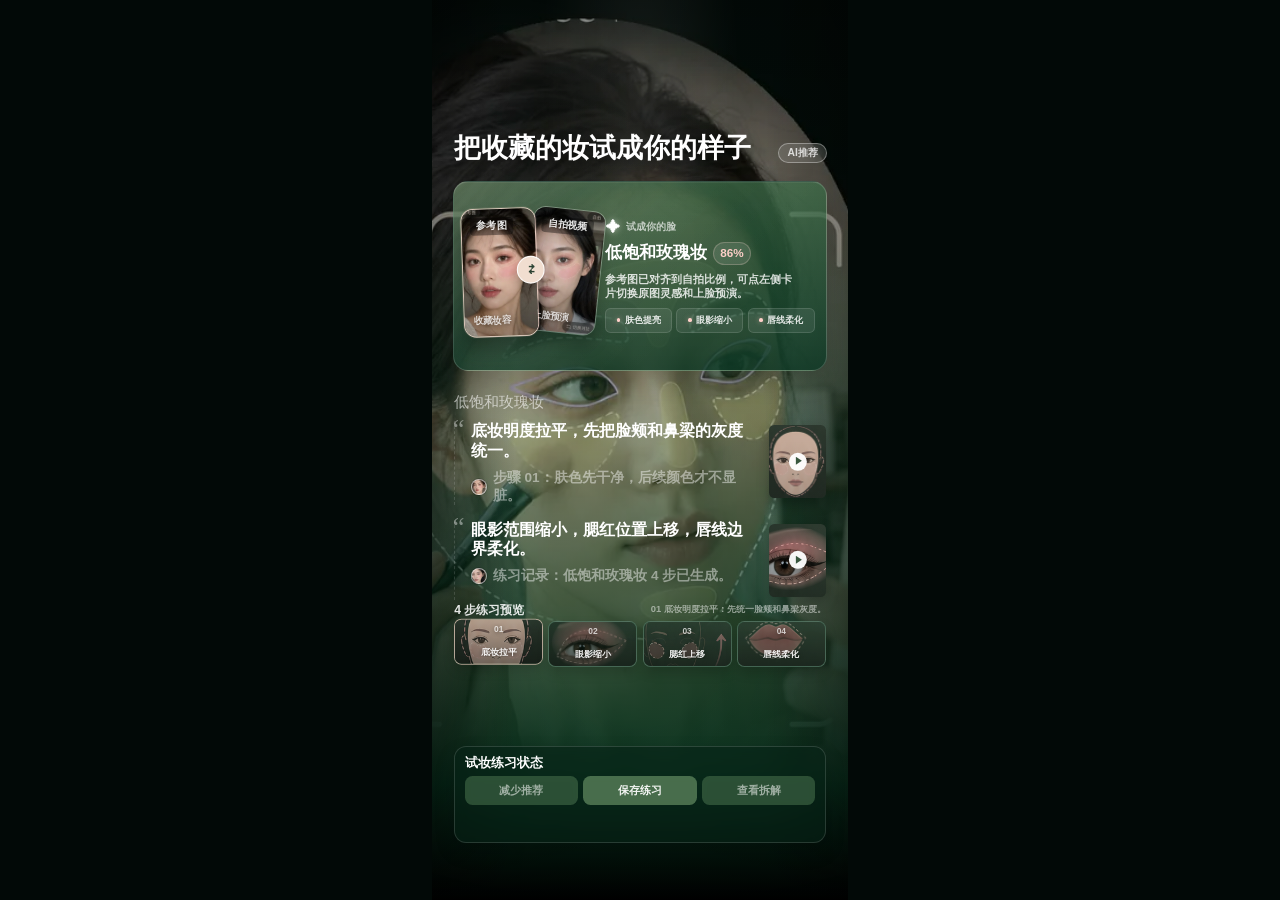
<file: 3.html>
<!doctype html>
<html lang="zh-CN">
<head>
  <meta charset="utf-8">
  <meta name="viewport" content="width=device-width, initial-scale=1, viewport-fit=cover">
  <meta name="description" content="Face Muse 抖音式推荐 feed 卡片，把收藏的妆先试成你的样子，看看合不合脸。">
  <link rel="icon" href="data:,">
  <link rel="preload" as="image" href="./assets/face-muse-person-feed.webp" fetchpriority="high">
  <title>Face Muse - 把收藏的妆试成你的样子</title>
  <style>
    :root {
      color-scheme: dark;
      --screen-w: 887;
      --screen-h: 1920;
      --page-bg: #020907;
      --ink: #ffffff;
      --muted: rgba(255, 255, 255, 0.56);
      --soft: rgba(255, 255, 255, 0.78);
      --line: rgba(255, 255, 255, 0.18);
      --panel: rgba(36, 85, 56, 0.66);
      --panel-strong: rgba(31, 80, 52, 0.78);
      --accent: #ffffff;
      --hero-position: 50% 34%;
      font-size: calc(min(100vw, calc(100vh * 887 / 1920), 887px) / 887);
    }

    * {
      box-sizing: border-box;
    }

    html,
    body {
      width: 100%;
      min-height: 100%;
      margin: 0;
      background: var(--page-bg);
    }

    body {
      min-height: 100vh;
      display: grid;
      place-items: center;
      overflow: hidden;
      font-family: "PingFang SC", "Microsoft YaHei", "Noto Sans SC", Arial, sans-serif;
    }

    button,
    a {
      font: inherit;
      -webkit-tap-highlight-color: transparent;
      touch-action: manipulation;
    }

    .feed-screen {
      position: relative;
      width: calc(var(--screen-w) * 1rem);
      height: calc(var(--screen-h) * 1rem);
      overflow: hidden;
      isolation: isolate;
      color: var(--ink);
      background: linear-gradient(180deg, rgba(1, 15, 9, 0.24) 0%, rgba(5, 61, 34, 0.28) 31%, rgba(3, 52, 30, 0.96) 78%, #03100b 100%);
    }

    .feed-screen::before,
    .feed-screen::after {
      content: "";
      position: absolute;
      inset: 0;
      pointer-events: none;
      z-index: 1;
    }

    .feed-screen::before {
      background:
        linear-gradient(180deg, rgba(0, 0, 0, 0.34) 0%, rgba(0, 0, 0, 0.08) 21%, rgba(7, 78, 43, 0.34) 47%, rgba(2, 47, 27, 0.96) 87%, #000 100%),
        radial-gradient(ellipse at 50% 13%, rgba(255, 255, 255, 0.12), transparent 34%);
    }

    .feed-screen::after {
      background:
        linear-gradient(90deg, rgba(0, 0, 0, 0.32), transparent 20%, transparent 80%, rgba(0, 0, 0, 0.28)),
        radial-gradient(ellipse at center, transparent 42%, rgba(0, 0, 0, 0.28) 100%);
    }

    .hero-grain {
      position: absolute;
      inset: -28rem;
      z-index: 0;
      background:
        radial-gradient(circle at 20% 18%, rgba(255, 255, 255, 0.08), transparent 18%),
        radial-gradient(circle at 78% 38%, rgba(159, 217, 165, 0.12), transparent 20%);
      transform: scale(1.02);
    }

    .hero-photo {
      position: absolute;
      inset: 0;
      z-index: 0;
      width: 100%;
      height: 100%;
      object-fit: cover;
      object-position: var(--hero-position);
      opacity: 0.96;
    }

    .is-pulsing {
      animation: tap-pulse 0.24s ease-out;
    }

    .content {
      position: absolute;
      inset: 0;
      z-index: 3;
    }

    .headline {
      position: absolute;
      left: 47rem;
      right: 44rem;
      top: 284rem;
      display: flex;
      align-items: center;
      gap: 24rem;
    }

    .headline h1 {
      flex: 1;
      margin: 0;
      color: #fff;
      font-size: var(--headline-size, 57rem);
      line-height: 1.16;
      font-weight: 900;
      letter-spacing: 0;
      text-shadow: 0 8rem 28rem rgba(0, 0, 0, 0.42);
    }

    .ai-badge {
      display: inline-flex;
      align-items: center;
      height: 43rem;
      margin-top: 18rem;
      padding: 0 18rem;
      border: 1rem solid rgba(255, 255, 255, 0.34);
      border-radius: 999rem;
      color: rgba(255, 255, 255, 0.78);
      background: rgba(255, 255, 255, 0.12);
      backdrop-filter: blur(16rem);
      font-size: 22rem;
      font-weight: 800;
      letter-spacing: 0;
    }

    .info-card {
      position: absolute;
      left: 45rem;
      right: 45rem;
      top: 386rem;
      height: 405rem;
      display: grid;
      grid-template-columns: 278rem minmax(0, 1fr);
      gap: 20rem;
      padding: 24rem;
      overflow: hidden;
      border: 1rem solid rgba(255, 255, 255, 0.16);
      border-radius: 32rem;
      background:
        linear-gradient(135deg, rgba(255, 209, 199, 0.18), rgba(255, 255, 255, 0.02) 42%, transparent 68%),
        linear-gradient(180deg, rgba(60, 110, 72, 0.72), rgba(12, 55, 36, 0.8));
      box-shadow: 0 22rem 50rem rgba(0, 0, 0, 0.18), inset 0 1rem 0 rgba(255, 255, 255, 0.12);
    }

    .tryon-stage {
      position: relative;
      min-width: 0;
      height: 100%;
      isolation: isolate;
    }

    .blend-track {
      position: absolute;
      left: 50%;
      top: 62rem;
      bottom: 56rem;
      z-index: 1;
      width: 2rem;
      background: linear-gradient(180deg, transparent, rgba(255, 224, 214, 0.86), transparent);
      transform: translateX(-50%);
    }

    .preview-card {
      position: absolute;
      top: 48rem;
      width: 156rem;
      height: 266rem;
      overflow: hidden;
      border: 1rem solid rgba(255, 255, 255, 0.24);
      border-radius: 26rem;
      color: #fff;
      background: rgba(255, 255, 255, 0.08);
      box-shadow: 0 20rem 34rem rgba(0, 0, 0, 0.24);
      cursor: pointer;
      transform-origin: 50% 88%;
      transition: transform 0.28s ease, border-color 0.28s ease, filter 0.28s ease;
    }

    .preview-card.reference {
      left: 0;
      transform: rotate(-7deg);
    }

    .preview-card.self {
      right: 0;
      top: 32rem;
      transform: rotate(6deg);
    }

    .preview-card.is-active {
      z-index: 3;
      border-color: rgba(255, 225, 215, 0.78);
      filter: saturate(1.08);
      box-shadow: 0 26rem 42rem rgba(0, 0, 0, 0.3), 0 0 0 2rem rgba(255, 225, 215, 0.12);
    }

    .preview-card.reference.is-active {
      transform: translateY(-10rem) rotate(-2deg) scale(1.03);
    }

    .preview-card.self.is-active {
      transform: translateY(-10rem) rotate(2deg) scale(1.03);
    }

    .preview-image {
      position: absolute;
      inset: 0;
      background: var(--preview) center / cover no-repeat;
      transform: scale(1.03);
      transition: transform 0.28s ease;
    }

    .preview-card.is-active .preview-image {
      transform: scale(1.08);
    }

    .preview-card::after {
      content: "";
      position: absolute;
      inset: 0;
      background: linear-gradient(180deg, rgba(0, 0, 0, 0.28), transparent 42%, rgba(0, 0, 0, 0.34));
    }

    .preview-label,
    .preview-caption {
      position: absolute;
      z-index: 1;
      left: 18rem;
      letter-spacing: 0;
    }

    .preview-label {
      top: 16rem;
      padding: 8rem 12rem 9rem;
      border-radius: 8rem;
      color: rgba(255, 255, 255, 0.9);
      background: rgba(0, 0, 0, 0.38);
      font-size: 21rem;
      line-height: 1;
      font-weight: 900;
    }

    .preview-caption {
      right: 18rem;
      bottom: 18rem;
      color: rgba(255, 255, 255, 0.78);
      font-size: 20rem;
      line-height: 1.15;
      font-weight: 700;
      text-shadow: 0 2rem 10rem rgba(0, 0, 0, 0.5);
    }

    .blend-handle {
      position: absolute;
      left: 50%;
      top: 164rem;
      z-index: 4;
      display: grid;
      place-items: center;
      width: 56rem;
      height: 56rem;
      border: 3rem solid rgba(255, 255, 255, 0.85);
      border-radius: 50%;
      color: rgba(29, 55, 38, 0.94);
      background: #f1ded0;
      box-shadow: 0 9rem 24rem rgba(0, 0, 0, 0.22);
      transform: translate(-50%, -50%);
    }

    .blend-handle span {
      display: block;
      font-size: 27rem;
      line-height: 1;
      font-weight: 900;
    }

    .spark {
      display: inline-grid;
      place-items: center;
      width: 34rem;
      height: 34rem;
      margin-right: 10rem;
      font-size: 30rem;
      color: #fff;
      filter: drop-shadow(0 0 8rem rgba(255, 255, 255, 0.5));
    }

    .match-panel {
      position: relative;
      z-index: 1;
      min-width: 0;
      display: grid;
      grid-template-rows: auto;
      align-content: center;
      gap: 15rem;
    }

    .match-kicker {
      display: flex;
      align-items: center;
      margin: 0;
      color: rgba(255, 255, 255, 0.68);
      font-size: 22rem;
      line-height: 1;
      font-weight: 800;
      letter-spacing: 0;
    }

    .match-title-row {
      min-width: 0;
      display: flex;
      align-items: center;
      gap: 12rem;
    }

    .match-title {
      min-width: 0;
      margin: 0;
      color: #fff;
      font-size: 36rem;
      line-height: 1.08;
      font-weight: 900;
      letter-spacing: 0;
      white-space: nowrap;
    }

    .match-score {
      flex: 0 0 auto;
      padding: 9rem 14rem 10rem;
      border: 1rem solid rgba(255, 215, 207, 0.24);
      border-radius: 999rem;
      color: #ffd0c9;
      font-size: 25rem;
      line-height: 1;
      font-weight: 800;
      letter-spacing: 0;
      background: rgba(255, 255, 255, 0.1);
    }

    .match-copy {
      margin: 0;
      color: rgba(255, 255, 255, 0.82);
      max-width: 405rem;
      font-size: 23rem;
      line-height: 1.36;
      font-weight: 650;
      letter-spacing: 0;
    }

    .fit-list {
      min-width: 0;
      display: grid;
      grid-template-columns: repeat(3, minmax(0, 1fr));
      gap: 9rem;
    }

    .fit-chip {
      min-height: 52rem;
      display: flex;
      align-items: center;
      justify-content: center;
      gap: 9rem;
      padding: 0 12rem;
      border: 1rem solid rgba(255, 255, 255, 0.12);
      border-radius: 12rem;
      color: rgba(255, 255, 255, 0.86);
      background: rgba(255, 255, 255, 0.08);
      font-size: 20rem;
      line-height: 1;
      font-weight: 800;
      letter-spacing: 0;
      white-space: nowrap;
    }

    .fit-chip::before {
      content: "";
      flex: 0 0 auto;
      width: 8rem;
      height: 8rem;
      border-radius: 50%;
      background: #ffd0c9;
      box-shadow: 0 0 12rem rgba(255, 208, 201, 0.55);
    }

    .creator-note {
      position: absolute;
      left: 47rem;
      right: 47rem;
      top: 842rem;
    }

    .note-label {
      margin: 0 0 26rem;
      color: rgba(255, 255, 255, 0.6);
      font-size: 31rem;
      line-height: 1;
      letter-spacing: 0;
    }

    .quote-list {
      display: grid;
      gap: 31rem;
    }

    .quote {
      position: relative;
      min-height: 171rem;
      padding: 0 152rem 0 34rem;
      border-left: 2rem dashed rgba(255, 255, 255, 0.14);
    }

    .quote h2 {
      margin: 0 0 18rem;
      color: #fff;
      font-size: 35rem;
      line-height: 1.18;
      font-weight: 900;
      letter-spacing: 0;
    }

    .quote-mark {
      position: absolute;
      left: -5rem;
      top: -10rem;
      color: rgba(255, 255, 255, 0.42);
      font-size: 56rem;
      line-height: 1;
      font-family: Georgia, serif;
    }

    .author-row {
      display: flex;
      align-items: center;
      gap: 12rem;
      color: rgba(255, 255, 255, 0.46);
      font-size: 29rem;
      line-height: 1.35;
      font-weight: 600;
      letter-spacing: 0;
    }

    .avatar {
      width: 35rem;
      height: 35rem;
      border: 2rem solid rgba(255, 255, 255, 0.58);
      border-radius: 50%;
      background: var(--avatar) center / cover no-repeat;
      box-shadow: 0 0 0 2rem rgba(0, 0, 0, 0.16);
    }

    .thumb {
      position: absolute;
      right: 0;
      top: 8rem;
      width: 121rem;
      height: 156rem;
      overflow: hidden;
      border-radius: 11rem;
      background: var(--thumb) center / cover no-repeat;
      box-shadow: 0 12rem 28rem rgba(0, 0, 0, 0.22);
    }

    .thumb::after {
      content: "";
      position: absolute;
      inset: 0;
      background: linear-gradient(180deg, transparent, rgba(0, 0, 0, 0.18));
    }

    .play {
      position: absolute;
      left: 50%;
      top: 50%;
      z-index: 1;
      width: 39rem;
      height: 39rem;
      border-radius: 50%;
      background: rgba(255, 255, 255, 0.95);
      transform: translate(-50%, -50%);
    }

    .play::before {
      content: "";
      position: absolute;
      left: 15rem;
      top: 10rem;
      width: 0;
      height: 0;
      border-top: 9rem solid transparent;
      border-bottom: 9rem solid transparent;
      border-left: 14rem solid rgba(40, 72, 46, 0.92);
    }

    .practice-preview {
      position: absolute;
      left: 47rem;
      right: 47rem;
      top: 1288rem;
      display: grid;
      gap: 10rem;
    }

    .practice-head {
      display: flex;
      align-items: center;
      justify-content: space-between;
      gap: 18rem;
    }

    .practice-title {
      margin: 0;
      color: rgba(255, 255, 255, 0.88);
      font-size: 26rem;
      line-height: 1;
      font-weight: 900;
      letter-spacing: 0;
    }

    .practice-note {
      min-width: 0;
      margin: 0;
      overflow: hidden;
      color: rgba(255, 255, 255, 0.5);
      font-size: 20rem;
      line-height: 1;
      font-weight: 700;
      letter-spacing: 0;
      text-overflow: ellipsis;
      white-space: nowrap;
    }

    .practice-steps {
      display: grid;
      grid-template-columns: repeat(4, minmax(0, 1fr));
      gap: 11rem;
    }

    .practice-step {
      position: relative;
      min-width: 0;
      height: 98rem;
      overflow: hidden;
      border: 1rem solid rgba(255, 255, 255, 0.16);
      border-radius: 16rem;
      color: #fff;
      background:
        linear-gradient(180deg, rgba(255, 255, 255, 0.04), rgba(255, 255, 255, 0.09)),
        rgba(20, 66, 41, 0.74);
      cursor: pointer;
      box-shadow: 0 12rem 24rem rgba(0, 0, 0, 0.16);
      transition: transform 0.24s ease, border-color 0.24s ease, background 0.24s ease;
    }

    .practice-preview.is-highlight .practice-step.is-selected,
    .practice-step.is-selected {
      border-color: rgba(255, 208, 201, 0.62);
      background:
        linear-gradient(180deg, rgba(255, 208, 201, 0.18), rgba(255, 255, 255, 0.08)),
        rgba(38, 88, 57, 0.86);
      transform: translateY(-5rem);
    }

    .practice-thumb {
      position: absolute;
      inset: 0;
      background: var(--step-image) center / cover no-repeat;
      opacity: 0.72;
      transform: scale(1.02);
      transition: opacity 0.24s ease, transform 0.24s ease;
    }

    .practice-step.is-selected .practice-thumb {
      opacity: 0.92;
      transform: scale(1.08);
    }

    .practice-step::after {
      content: "";
      position: absolute;
      inset: 0;
      background: linear-gradient(180deg, rgba(0, 0, 0, 0.08), rgba(0, 0, 0, 0.42));
    }

    .practice-index,
    .practice-name {
      position: absolute;
      z-index: 1;
      left: 13rem;
      right: 13rem;
      letter-spacing: 0;
      text-shadow: 0 2rem 10rem rgba(0, 0, 0, 0.42);
    }

    .practice-index {
      top: 12rem;
      color: rgba(255, 255, 255, 0.72);
      font-size: 18rem;
      line-height: 1;
      font-weight: 900;
    }

    .practice-name {
      bottom: 13rem;
      overflow: hidden;
      color: rgba(255, 255, 255, 0.92);
      font-size: 20rem;
      line-height: 1.05;
      font-weight: 900;
      text-overflow: ellipsis;
      white-space: nowrap;
    }

    .practice-step:focus-visible {
      outline: 3rem solid rgba(255, 255, 255, 0.8);
      outline-offset: 5rem;
    }

    .action-button.is-saved {
      color: rgba(42, 50, 37, 0.94);
      background: linear-gradient(180deg, #ffd8d2, #ebb6ad);
    }

    .action-feedback {
      position: static;
      display: flex;
      justify-content: center;
      pointer-events: none;
    }

    .action-toast {
      display: inline-flex;
      align-items: center;
      max-width: 100%;
      min-height: 45rem;
      padding: 0 20rem;
      border: 1rem solid rgba(255, 255, 255, 0.15);
      border-radius: 999rem;
      color: rgba(255, 255, 255, 0.76);
      background: rgba(0, 0, 0, 0.24);
      font-size: 22rem;
      line-height: 1;
      font-weight: 800;
      letter-spacing: 0;
      opacity: 0;
      transform: translateY(8rem);
      transition: opacity 0.2s ease, transform 0.2s ease;
    }

    .action-toast.is-visible {
      opacity: 1;
      transform: translateY(0);
    }

    .demo-panel {
      position: absolute;
      left: 47rem;
      right: 47rem;
      top: 1592rem;
      display: grid;
      gap: 14rem;
      padding: 20rem;
      border: 1rem solid rgba(255, 255, 255, 0.14);
      border-radius: 26rem;
      background: rgba(7, 35, 24, 0.58);
      box-shadow: 0 18rem 40rem rgba(0, 0, 0, 0.18);
      backdrop-filter: blur(14rem);
    }

    .demo-title {
      margin: 0;
      color: #fff;
      font-size: 27rem;
      line-height: 1;
      font-weight: 900;
      letter-spacing: 0;
    }

    .demo-actions {
      display: grid;
      grid-template-columns: 1fr 1fr 1fr;
      gap: 10rem;
    }

    .demo-actions .action-button {
      height: 62rem;
      border-radius: 16rem;
      font-size: 23rem;
    }

    .action-button {
      border: 0;
      color: rgba(255, 255, 255, 0.92);
      background: rgba(99, 139, 97, 0.72);
      line-height: 1;
      font-weight: 900;
      letter-spacing: 0;
      cursor: pointer;
      backdrop-filter: blur(8rem);
    }

    .action-button.secondary {
      color: rgba(255, 255, 255, 0.55);
      background: rgba(93, 138, 93, 0.44);
    }

    @keyframes tap-pulse {
      0% { transform: scale(0.96); }
      100% { transform: scale(1); }
    }

    .preview-card:focus-visible,
    button:focus-visible,
    a:focus-visible {
      outline: 3rem solid rgba(255, 255, 255, 0.8);
      outline-offset: 5rem;
    }
  </style>
  <script src="./assets/gsap.min.js" defer></script>
</head>
<body>
  <main class="feed-screen" aria-labelledby="page-title">
    <img class="hero-photo" src="./assets/face-muse-person-feed.webp" alt="" width="887" height="1920" fetchpriority="high" decoding="sync" loading="eager" aria-hidden="true">
    <div class="hero-grain" aria-hidden="true"></div>

    <section class="content" aria-label="推荐内容">
      <div class="headline">
        <h1 id="page-title">把收藏的妆试成你的样子</h1>
        <span class="ai-badge">AI推荐</span>
      </div>

      <article class="info-card" aria-label="推荐摘要卡片">
        <div class="tryon-stage" aria-label="试妆对照预览">
          <span class="blend-track" aria-hidden="true"></span>
          <div class="preview-card reference is-active" role="button" tabindex="0" aria-pressed="true" data-copy="参考图已锁定：系统先抓取眼影范围、腮红高度和唇线边界，再投到你的自拍上。">
            <span class="preview-image" style="--preview: url('./assets/face-muse-3-reference.webp')"></span>
            <span class="preview-label">参考图</span>
            <span class="preview-caption">收藏妆容</span>
          </div>
          <div class="preview-card self" role="button" tabindex="0" aria-pressed="false" data-copy="自拍预览已打开：低饱和玫瑰色会自动压淡，保留你的五官比例，不硬套原图。">
            <span class="preview-image" style="--preview: url('./assets/face-muse-3-self.webp')"></span>
            <span class="preview-label">自拍视频</span>
            <span class="preview-caption">上脸预演</span>
          </div>
          <span class="blend-handle" aria-hidden="true"><span>⇄</span></span>
        </div>

        <div class="match-panel">
          <p class="match-kicker"><span class="spark">✦</span>试成你的脸</p>
          <div class="match-title-row">
            <h2 class="match-title">低饱和玫瑰妆</h2>
            <span class="match-score">86%</span>
          </div>
          <p class="match-copy">参考图已对齐到自拍比例，可点左侧卡片切换原图灵感和上脸预演。</p>
          <div class="fit-list" aria-label="适配拆解">
            <span class="fit-chip">肤色提亮</span>
            <span class="fit-chip">眼影缩小</span>
            <span class="fit-chip">唇线柔化</span>
          </div>
        </div>
      </article>

      <section class="creator-note" aria-label="美妆博主推荐">
        <p class="note-label">低饱和玫瑰妆</p>
        <div class="quote-list">
          <article class="quote">
            <span class="quote-mark">“</span>
            <h2>底妆明度拉平，先把脸颊和鼻梁的灰度统一。</h2>
            <div class="author-row">
              <span class="avatar" style="--avatar: url('./assets/portrait-left.jpg')"></span>
              <span>步骤 01：肤色先干净，后续颜色才不显脏。</span>
            </div>
            <div class="thumb" style="--thumb: url('./assets/step-01.png')"><span class="play"></span></div>
          </article>

          <article class="quote">
            <span class="quote-mark">“</span>
            <h2>眼影范围缩小，腮红位置上移，唇线边界柔化。</h2>
            <div class="author-row">
              <span class="avatar" style="--avatar: url('./assets/portrait-right.jpg')"></span>
              <span>练习记录：低饱和玫瑰妆 4 步已生成。</span>
            </div>
            <div class="thumb" style="--thumb: url('./assets/step-02.png')"><span class="play"></span></div>
          </article>
        </div>
      </section>

      <section class="practice-preview" aria-label="4 步练习预览">
        <div class="practice-head">
          <p class="practice-title">4 步练习预览</p>
          <p class="practice-note" aria-live="polite">01 底妆明度拉平：先统一脸颊和鼻梁灰度。</p>
        </div>
        <div class="practice-steps" role="radiogroup" aria-label="妆容生成步骤">
          <button class="practice-step is-selected" type="button" role="radio" aria-checked="true" data-flow="01 底妆" data-note="01 底妆明度拉平：先统一脸颊和鼻梁灰度。">
            <span class="practice-thumb" style="--step-image: url('./assets/step-01.png')" aria-hidden="true"></span>
            <span class="practice-index">01</span>
            <span class="practice-name">底妆拉平</span>
          </button>
          <button class="practice-step" type="button" role="radio" aria-checked="false" data-flow="02 眼影" data-note="02 眼影范围缩小：保留卧蚕亮点，压低眼尾粉调。">
            <span class="practice-thumb" style="--step-image: url('./assets/step-02.png')" aria-hidden="true"></span>
            <span class="practice-index">02</span>
            <span class="practice-name">眼影缩小</span>
          </button>
          <button class="practice-step" type="button" role="radio" aria-checked="false" data-flow="03 腮红" data-note="03 腮红位置上移：避开法令纹，把气色集中在苹果肌上方。">
            <span class="practice-thumb" style="--step-image: url('./assets/step-03.png')" aria-hidden="true"></span>
            <span class="practice-index">03</span>
            <span class="practice-name">腮红上移</span>
          </button>
          <button class="practice-step" type="button" role="radio" aria-checked="false" data-flow="04 唇线" data-note="04 唇线边界柔化：降低外扩感，保留原本唇峰形状。">
            <span class="practice-thumb" style="--step-image: url('./assets/step-04.png')" aria-hidden="true"></span>
            <span class="practice-index">04</span>
            <span class="practice-name">唇线柔化</span>
          </button>
        </div>
      </section>

      <section class="demo-panel" aria-label="试妆练习操作">
        <p class="demo-title">试妆练习状态</p>
        <div class="demo-actions" aria-label="推荐操作">
          <button class="action-button secondary" type="button" data-action="dismiss">减少推荐</button>
          <button class="action-button" type="button" data-action="save" aria-pressed="false">保存练习</button>
          <button class="action-button secondary" type="button" data-action="detail">查看拆解</button>
        </div>
        <div class="action-feedback" aria-live="polite">
          <span class="action-toast"></span>
        </div>
      </section>
    </section>
  </main>

  <script>
    window.addEventListener("DOMContentLoaded", () => {
      const reduceMotion = window.matchMedia("(prefers-reduced-motion: reduce)").matches;
      const previewCards = Array.from(document.querySelectorAll(".preview-card"));
      const matchCopy = document.querySelector(".match-copy");
      const practiceSteps = Array.from(document.querySelectorAll(".practice-step"));
      const practiceNote = document.querySelector(".practice-note");
      const toast = document.querySelector(".action-toast");
      const heroPhoto = document.querySelector(".hero-photo");
      const headline = document.querySelector(".headline");
      const infoCard = document.querySelector(".info-card");
      const quotes = Array.from(document.querySelectorAll(".quote"));
      const practicePreview = document.querySelector(".practice-preview");
      const demoPanel = document.querySelector(".demo-panel");
      const blendHandle = document.querySelector(".blend-handle");
      const hasGsap = Boolean(window.gsap && !reduceMotion);

      let isSaved = false;
      let toastTimer = 0;

      const pulse = (target) => {
        if (!target || reduceMotion) {
          return;
        }

        target.classList.remove("is-pulsing");
        void target.offsetWidth;
        target.classList.add("is-pulsing");
      };

      const showToast = (message) => {
        if (!toast) {
          return;
        }

        toast.textContent = message;
        window.clearTimeout(toastTimer);
        toast.classList.add("is-visible");
        toastTimer = window.setTimeout(() => {
          toast.classList.remove("is-visible");
        }, 1500);
      };

      const activateButton = (item, handler) => {
        item.addEventListener("click", (event) => {
          event.preventDefault();
          handler(event);
        });

        item.addEventListener("keydown", (event) => {
          if (event.key !== "Enter" && event.key !== " ") {
            return;
          }

          event.preventDefault();
          handler(event);
        });
      };

      const selectPreview = (activeCard) => {
        previewCards.forEach((card) => {
          const isActive = card === activeCard;
          card.classList.toggle("is-active", isActive);
          card.setAttribute("aria-pressed", String(isActive));
        });

        if (matchCopy && activeCard.dataset.copy) {
          matchCopy.textContent = activeCard.dataset.copy;
        }

        showToast(activeCard.classList.contains("self") ? "已切到自拍视频预演" : "已切到参考图灵感");

        pulse(activeCard);
      };

      const selectStep = (activeStep) => {
        practiceSteps.forEach((step) => {
          const isSelected = step === activeStep;
          step.classList.toggle("is-selected", isSelected);
          step.setAttribute("aria-checked", String(isSelected));
        });

        if (practiceNote && activeStep.dataset.note) {
          practiceNote.textContent = activeStep.dataset.note;
        }

        showToast(`${activeStep.dataset.flow} 已选中`);

        pulse(activeStep);
      };

      previewCards.forEach((card) => {
        activateButton(card, () => selectPreview(card));
      });

      practiceSteps.forEach((step) => {
        activateButton(step, () => selectStep(step));
      });

      document.querySelectorAll("[data-action]").forEach((button) => {
        activateButton(button, () => {
          const action = button.dataset.action;
          pulse(button);

          if (action === "save") {
            isSaved = !isSaved;
            button.classList.toggle("is-saved", isSaved);
            button.setAttribute("aria-pressed", String(isSaved));
            button.textContent = isSaved ? "已保存练习" : "保存练习";
            showToast(isSaved ? "已保存，练习册会保留 4 步拆解" : "已取消保存");
            return;
          }

          if (action === "detail") {
            showToast("详情已展开到 4 步练习预览");
            practicePreview?.classList.add("is-highlight");
            return;
          }

          showToast("已减少这类推荐");
        });
      });

      if (hasGsap) {
        const intro = gsap.timeline({ defaults: { ease: "power3.out" } });

        if (heroPhoto) {
          intro.from(heroPhoto, { scale: 1.04, duration: 0.8 });
        }

        if (headline) {
          intro.from(headline, { y: 26, autoAlpha: 0, duration: 0.48 }, "<0.08");
        }

        if (infoCard) {
          intro.from(infoCard, { y: 34, autoAlpha: 0, duration: 0.56 }, "<0.1");
        }

        if (quotes.length) {
          intro.from(quotes, { x: -20, autoAlpha: 0, duration: 0.42, stagger: 0.07 }, "<0.18");
        }

        if (practicePreview) {
          intro.from(practicePreview, { y: 22, autoAlpha: 0, duration: 0.42 }, "<0.12");
        }

        if (demoPanel) {
          intro.from(demoPanel, { y: 20, autoAlpha: 0, duration: 0.36 }, "<0.1");
        }

        if (blendHandle) {
          gsap.to(blendHandle, { scale: 1.08, duration: 0.9, repeat: -1, yoyo: true, ease: "sine.inOut" });
        }
      }

      document.querySelectorAll("button, .preview-card").forEach((item) => {
        item.addEventListener("click", (event) => {
          event.preventDefault();
          if (hasGsap) {
            gsap.fromTo(item, { scale: 0.96 }, { scale: 1, duration: 0.24, ease: "back.out(2.2)", overwrite: "auto" });
            return;
          }

          pulse(item);
        });
      });
    });
  </script>
</body>
</html>
</file>
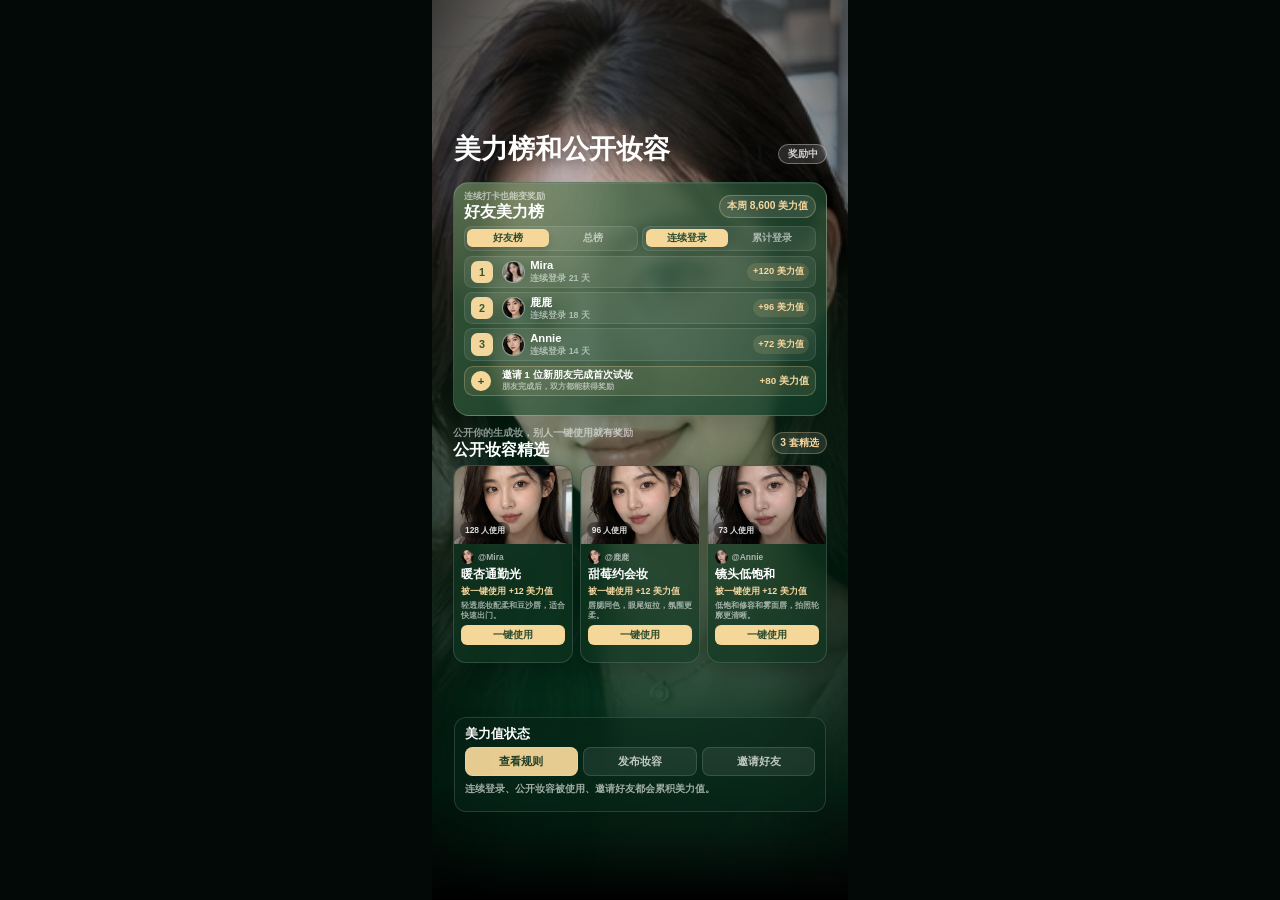
<file: 4.html>
<!doctype html>
<html lang="zh-CN">
<head>
  <meta charset="utf-8">
  <meta name="viewport" content="width=device-width, initial-scale=1, viewport-fit=cover">
  <meta name="description" content="Face Muse 美力榜和公开妆容激励页，展示连续登录、累计登录、公开妆容使用与拉新奖励。">
  <link rel="icon" href="data:,">
  <link rel="preload" as="image" href="./assets/4/main-face.webp" fetchpriority="high">
  <title>Face Muse - 美力榜和公开妆容</title>
  <style>
    :root {
      color-scheme: dark;
      --screen-w: 887;
      --screen-h: 1920;
      --page-bg: #020907;
      --ink: #ffffff;
      --muted: rgba(255, 255, 255, 0.56);
      --soft: rgba(255, 255, 255, 0.78);
      --line: rgba(255, 255, 255, 0.18);
      --panel: rgba(36, 85, 56, 0.66);
      --panel-strong: rgba(31, 80, 52, 0.78);
      --accent: #ffffff;
      --cta: rgba(88, 128, 91, 0.72);
      --hero-image: url("./assets/4/main-face.webp");
      --hero-position: 50% 38%;
      --hero-size: cover;
      --headline-size: 57rem;
      font-size: calc(min(100vw, calc(100vh * 887 / 1920), 887px) / 887);
    }

    * {
      box-sizing: border-box;
    }

    html,
    body {
      width: 100%;
      min-height: 100%;
      margin: 0;
      background: var(--page-bg);
    }

    body {
      min-height: 100vh;
      display: grid;
      place-items: center;
      overflow: hidden;
      font-family: "PingFang SC", "Microsoft YaHei", "Noto Sans SC", Arial, sans-serif;
    }

    button {
      font: inherit;
      -webkit-tap-highlight-color: transparent;
      touch-action: manipulation;
    }

    .feed-screen {
      position: relative;
      width: calc(var(--screen-w) * 1rem);
      height: calc(var(--screen-h) * 1rem);
      overflow: hidden;
      isolation: isolate;
      color: var(--ink);
      background:
        linear-gradient(180deg, rgba(1, 15, 9, 0.24) 0%, rgba(5, 61, 34, 0.28) 31%, rgba(3, 52, 30, 0.96) 78%, #03100b 100%);
    }

    .feed-screen::before,
    .feed-screen::after {
      content: "";
      position: absolute;
      inset: 0;
      pointer-events: none;
      z-index: 1;
    }

    .feed-screen::before {
      background:
        linear-gradient(180deg, rgba(0, 0, 0, 0.34) 0%, rgba(0, 0, 0, 0.08) 21%, rgba(7, 78, 43, 0.34) 47%, rgba(2, 47, 27, 0.96) 87%, #000 100%),
        radial-gradient(ellipse at 50% 13%, rgba(255, 255, 255, 0.12), transparent 34%);
    }

    .feed-screen::after {
      background:
        linear-gradient(90deg, rgba(0, 0, 0, 0.32), transparent 20%, transparent 80%, rgba(0, 0, 0, 0.28)),
        radial-gradient(ellipse at center, transparent 42%, rgba(0, 0, 0, 0.28) 100%);
    }

    .hero-grain {
      position: absolute;
      inset: -28rem;
      z-index: 0;
      overflow: hidden;
      background: #06140e;
    }

    .hero-image {
      width: 100%;
      height: 100%;
      display: block;
      object-fit: cover;
      object-position: var(--hero-position);
      transform-origin: center;
    }

    .hero-grain::before {
      content: "";
      position: absolute;
      inset: 0;
      z-index: 1;
      pointer-events: none;
      background:
        radial-gradient(circle at 20% 18%, rgba(255, 255, 255, 0.08), transparent 18%),
        radial-gradient(circle at 78% 38%, rgba(159, 217, 165, 0.12), transparent 20%);
    }

    .content {
      position: absolute;
      inset: 0;
      z-index: 3;
    }

    .headline {
      position: absolute;
      left: 47rem;
      right: 44rem;
      top: 286rem;
      display: flex;
      align-items: center;
      gap: 24rem;
    }

    .headline h1 {
      flex: 1;
      margin: 0;
      color: #fff;
      font-size: var(--headline-size);
      line-height: 1.16;
      font-weight: 900;
      letter-spacing: 0;
      text-shadow: 0 8rem 28rem rgba(0, 0, 0, 0.42);
    }

    .ai-badge {
      display: inline-flex;
      align-items: center;
      height: 43rem;
      margin-top: 18rem;
      padding: 0 18rem;
      border: 1rem solid rgba(255, 255, 255, 0.34);
      border-radius: 999rem;
      color: rgba(255, 255, 255, 0.78);
      background: rgba(255, 255, 255, 0.12);
      backdrop-filter: blur(16rem);
      font-size: 22rem;
      font-weight: 800;
      letter-spacing: 0;
    }

    .rank-panel {
      position: absolute;
      left: 45rem;
      right: 45rem;
      top: 388rem;
      height: 500rem;
      display: grid;
      align-content: start;
      gap: 11rem;
      overflow: hidden;
      padding: 20rem;
      border: 1rem solid rgba(255, 255, 255, 0.16);
      border-radius: 34rem;
      background:
        radial-gradient(circle at 16% 6%, rgba(255, 222, 168, 0.2), transparent 32%),
        linear-gradient(135deg, rgba(72, 113, 75, 0.7), rgba(14, 57, 37, 0.8));
      box-shadow: 0 22rem 50rem rgba(0, 0, 0, 0.2), inset 0 1rem 0 rgba(255, 255, 255, 0.12);
      backdrop-filter: blur(14rem);
    }

    .panel-head,
    .public-head {
      display: flex;
      align-items: center;
      justify-content: space-between;
      gap: 18rem;
    }

    .panel-title,
    .public-title {
      min-width: 0;
      display: grid;
      gap: 6rem;
    }

    .panel-kicker {
      color: rgba(255, 255, 255, 0.58);
      font-size: 20rem;
      line-height: 1;
      font-weight: 800;
      letter-spacing: 0;
    }

    .panel-title h2,
    .public-title h2 {
      margin: 0;
      color: #fff;
      font-size: 34rem;
      line-height: 1;
      font-weight: 900;
      letter-spacing: 0;
    }

    .reward-pill,
    .public-count {
      flex: 0 0 auto;
      padding: 11rem 15rem;
      border: 1rem solid rgba(255, 216, 153, 0.28);
      border-radius: 999rem;
      color: #f8d89f;
      background: rgba(255, 255, 255, 0.1);
      font-size: 22rem;
      line-height: 1;
      font-weight: 900;
      letter-spacing: 0;
    }

    .rank-controls {
      display: grid;
      grid-template-columns: 1fr 1fr;
      gap: 10rem;
    }

    .rank-switch,
    .rank-tabs {
      display: grid;
      grid-template-columns: 1fr 1fr;
      gap: 7rem;
      min-width: 0;
      padding: 5rem;
      border: 1rem solid rgba(255, 255, 255, 0.1);
      border-radius: 17rem;
      background: rgba(255, 255, 255, 0.07);
    }

    .rank-switch button,
    .rank-tabs button {
      height: 39rem;
      border: 0;
      border-radius: 12rem;
      color: rgba(255, 255, 255, 0.58);
      background: transparent;
      font-size: 21rem;
      line-height: 1;
      font-weight: 900;
      letter-spacing: 0;
      cursor: pointer;
    }

    .rank-switch button.is-active,
    .rank-tabs button.is-active {
      color: rgba(31, 68, 42, 0.94);
      background: #f5d79a;
      box-shadow: 0 8rem 18rem rgba(0, 0, 0, 0.16);
    }

    .rank-list {
      display: grid;
      gap: 8rem;
    }

    .rank-row {
      min-width: 0;
      min-height: 68rem;
      display: grid;
      grid-template-columns: 54rem 1fr auto;
      align-items: center;
      gap: 13rem;
      padding: 8rem 13rem;
      border: 1rem solid rgba(255, 255, 255, 0.1);
      border-radius: 18rem;
      background: rgba(255, 255, 255, 0.07);
    }

    .rank-place {
      display: grid;
      place-items: center;
      width: 48rem;
      height: 48rem;
      border-radius: 14rem;
      color: rgba(48, 77, 45, 0.94);
      background: #f2d69b;
      font-size: 23rem;
      line-height: 1;
      font-weight: 900;
      letter-spacing: 0;
    }

    .rank-user {
      min-width: 0;
      display: flex;
      align-items: center;
      gap: 12rem;
    }

    .rank-avatar {
      flex: 0 0 auto;
      width: 48rem;
      height: 48rem;
      overflow: hidden;
      border: 2rem solid rgba(255, 255, 255, 0.28);
      border-radius: 50%;
      background: rgba(255, 255, 255, 0.08);
    }

    .rank-avatar img {
      width: 100%;
      height: 100%;
      display: block;
      object-fit: cover;
    }

    .rank-copy {
      min-width: 0;
      display: grid;
      gap: 6rem;
    }

    .rank-copy strong {
      color: #fff;
      font-size: 24rem;
      line-height: 1;
      font-weight: 900;
      letter-spacing: 0;
      white-space: nowrap;
      overflow: hidden;
      text-overflow: ellipsis;
    }

    .rank-copy span {
      color: rgba(255, 255, 255, 0.54);
      font-size: 19rem;
      line-height: 1;
      font-weight: 700;
      letter-spacing: 0;
      white-space: nowrap;
    }

    .rank-reward {
      justify-self: end;
      padding: 10rem 12rem;
      border-radius: 999rem;
      color: #f8d89f;
      background: rgba(255, 216, 153, 0.12);
      font-size: 20rem;
      line-height: 1;
      font-weight: 900;
      letter-spacing: 0;
      white-space: nowrap;
    }

    .invite-task {
      min-height: 62rem;
      display: grid;
      grid-template-columns: 52rem 1fr auto;
      align-items: center;
      gap: 13rem;
      padding: 8rem 14rem;
      border: 1rem solid rgba(248, 216, 159, 0.26);
      border-radius: 20rem;
      background: rgba(248, 216, 159, 0.1);
    }

    .task-icon {
      display: grid;
      place-items: center;
      width: 42rem;
      height: 42rem;
      border-radius: 50%;
      color: rgba(43, 70, 41, 0.95);
      background: #f5d79a;
      font-size: 24rem;
      font-weight: 900;
    }

    .task-copy {
      min-width: 0;
      display: grid;
      gap: 6rem;
    }

    .task-copy strong {
      color: #fff;
      font-size: 21rem;
      line-height: 1;
      font-weight: 900;
      letter-spacing: 0;
      white-space: nowrap;
    }

    .task-copy span {
      color: rgba(255, 255, 255, 0.55);
      font-size: 17rem;
      line-height: 1;
      font-weight: 700;
      letter-spacing: 0;
      white-space: nowrap;
    }

    .task-value {
      color: #f8d89f;
      font-size: 21rem;
      line-height: 1;
      font-weight: 900;
      letter-spacing: 0;
      white-space: nowrap;
    }

    .public-looks {
      position: absolute;
      left: 45rem;
      right: 45rem;
      top: 914rem;
      height: 500rem;
      display: grid;
      grid-template-rows: auto 1fr;
      gap: 16rem;
    }

    .public-subtitle {
      margin: 0;
      color: rgba(255, 255, 255, 0.55);
      font-size: 22rem;
      line-height: 1;
      font-weight: 700;
      letter-spacing: 0;
    }

    .public-grid {
      min-height: 0;
      display: grid;
      grid-template-columns: repeat(3, 1fr);
      gap: 14rem;
    }

    .public-card {
      min-width: 0;
      min-height: 0;
      display: grid;
      grid-template-rows: 166rem 1fr;
      overflow: hidden;
      border: 1rem solid rgba(255, 255, 255, 0.14);
      border-radius: 28rem;
      background: rgba(16, 55, 34, 0.64);
      box-shadow: 0 18rem 42rem rgba(0, 0, 0, 0.18);
      backdrop-filter: blur(12rem);
    }

    .public-photo {
      position: relative;
      min-height: 0;
      overflow: hidden;
    }

    .public-photo img {
      width: 100%;
      height: 100%;
      display: block;
      object-fit: cover;
    }

    .public-photo::after {
      content: "";
      position: absolute;
      inset: 0;
      background: linear-gradient(180deg, transparent 44%, rgba(0, 0, 0, 0.38));
      pointer-events: none;
    }

    .use-count {
      position: absolute;
      left: 13rem;
      bottom: 12rem;
      z-index: 1;
      padding: 8rem 10rem;
      border-radius: 999rem;
      color: rgba(255, 255, 255, 0.86);
      background: rgba(0, 0, 0, 0.32);
      font-size: 18rem;
      line-height: 1;
      font-weight: 800;
      letter-spacing: 0;
      backdrop-filter: blur(6rem);
    }

    .public-body {
      display: grid;
      align-content: start;
      gap: 9rem;
      padding: 14rem 15rem 15rem;
    }

    .public-user {
      display: flex;
      align-items: center;
      gap: 8rem;
      min-width: 0;
    }

    .mini-avatar {
      flex: 0 0 auto;
      width: 28rem;
      height: 28rem;
      overflow: hidden;
      border-radius: 50%;
      background: rgba(255, 255, 255, 0.14);
    }

    .mini-avatar img {
      width: 100%;
      height: 100%;
      display: block;
      object-fit: cover;
    }

    .public-user span {
      min-width: 0;
      color: rgba(255, 255, 255, 0.62);
      font-size: 18rem;
      line-height: 1;
      font-weight: 700;
      letter-spacing: 0;
      white-space: nowrap;
      overflow: hidden;
      text-overflow: ellipsis;
    }

    .public-card h2 {
      margin: 0;
      color: #fff;
      font-size: 26rem;
      line-height: 1.12;
      font-weight: 900;
      letter-spacing: 0;
    }

    .public-reward {
      margin: 0;
      color: #f8d89f;
      font-size: 19rem;
      line-height: 1.18;
      font-weight: 850;
      letter-spacing: 0;
    }

    .public-copy {
      margin: 0;
      color: rgba(255, 255, 255, 0.58);
      font-size: 18rem;
      line-height: 1.2;
      font-weight: 650;
      letter-spacing: 0;
    }

    .use-button {
      align-self: end;
      height: 44rem;
      border: 0;
      border-radius: 13rem;
      color: rgba(35, 70, 42, 0.96);
      background: #f5d79a;
      font-size: 21rem;
      line-height: 1;
      font-weight: 900;
      letter-spacing: 0;
      cursor: pointer;
    }

    .use-button.is-used {
      color: rgba(255, 255, 255, 0.9);
      background: rgba(255, 255, 255, 0.16);
    }

    .demo-panel {
      position: absolute;
      left: 47rem;
      right: 47rem;
      top: 1530rem;
      display: grid;
      gap: 14rem;
      padding: 20rem;
      border: 1rem solid rgba(255, 255, 255, 0.14);
      border-radius: 26rem;
      background: rgba(7, 35, 24, 0.58);
      box-shadow: 0 18rem 40rem rgba(0, 0, 0, 0.18);
      backdrop-filter: blur(14rem);
    }

    .demo-panel strong {
      color: #fff;
      font-size: 27rem;
      line-height: 1;
      font-weight: 900;
      letter-spacing: 0;
    }

    .demo-actions {
      display: grid;
      grid-template-columns: repeat(3, minmax(0, 1fr));
      gap: 10rem;
    }

    .demo-button {
      height: 62rem;
      border: 1rem solid rgba(255, 255, 255, 0.13);
      border-radius: 16rem;
      color: rgba(255, 255, 255, 0.72);
      background: rgba(255, 255, 255, 0.08);
      font-size: 23rem;
      line-height: 1;
      font-weight: 900;
      letter-spacing: 0;
      cursor: pointer;
    }

    .demo-button.is-active {
      color: rgba(21, 54, 34, 0.96);
      background: rgba(245, 215, 154, 0.94);
    }

    .demo-note {
      min-height: 40rem;
      margin: 0;
      color: rgba(255, 255, 255, 0.62);
      font-size: 22rem;
      line-height: 1.35;
      font-weight: 650;
      letter-spacing: 0;
    }

    button:focus-visible,
    .invite-task:focus-visible {
      outline: 3rem solid rgba(255, 255, 255, 0.8);
      outline-offset: 5rem;
    }

    @media (prefers-reduced-motion: reduce) {
      *,
      *::before,
      *::after {
        animation-duration: 1ms !important;
        animation-iteration-count: 1 !important;
        scroll-behavior: auto !important;
      }
    }
  </style>
</head>
<body>
  <main class="feed-screen" aria-labelledby="page-title">
    <div class="hero-grain" aria-hidden="true">
      <img class="hero-image" src="./assets/4/main-face.webp" alt="" width="408" height="476" loading="eager" decoding="sync" fetchpriority="high">
    </div>

    <section class="content" aria-label="推荐内容">
      <div class="headline">
        <h1 id="page-title">美力榜和公开妆容</h1>
        <span class="ai-badge">奖励中</span>
      </div>

      <article class="rank-panel" aria-label="美力值排行榜">
        <div class="panel-head">
          <div class="panel-title">
            <span class="panel-kicker">连续打卡也能变奖励</span>
            <h2 data-rank-title>好友美力榜</h2>
          </div>
          <span class="reward-pill">本周 8,600 美力值</span>
        </div>

        <div class="rank-controls" aria-label="榜单筛选">
          <div class="rank-switch" role="group" aria-label="榜单范围">
            <button class="is-active" type="button" data-scope="friends" aria-pressed="true">好友榜</button>
            <button type="button" data-scope="global" aria-pressed="false">总榜</button>
          </div>
          <div class="rank-tabs" role="group" aria-label="登录维度">
            <button class="is-active" type="button" data-metric="streak" aria-pressed="true">连续登录</button>
            <button type="button" data-metric="total" aria-pressed="false">累计登录</button>
          </div>
        </div>

        <div class="rank-list" aria-live="polite">
          <div class="rank-row">
            <span class="rank-place">1</span>
            <div class="rank-user">
              <span class="rank-avatar"><img src="./assets/4/main-face.webp" alt="" decoding="async"></span>
              <span class="rank-copy"><strong>Mira</strong><span>连续登录 21 天</span></span>
            </div>
            <span class="rank-reward">+120 美力值</span>
          </div>
          <div class="rank-row">
            <span class="rank-place">2</span>
            <div class="rank-user">
              <span class="rank-avatar"><img src="./assets/4/look-1-face.webp" alt="" loading="lazy" decoding="async"></span>
              <span class="rank-copy"><strong>鹿鹿</strong><span>连续登录 18 天</span></span>
            </div>
            <span class="rank-reward">+96 美力值</span>
          </div>
          <div class="rank-row">
            <span class="rank-place">3</span>
            <div class="rank-user">
              <span class="rank-avatar"><img src="./assets/4/look-2-face.webp" alt="" loading="lazy" decoding="async"></span>
              <span class="rank-copy"><strong>Annie</strong><span>连续登录 14 天</span></span>
            </div>
            <span class="rank-reward">+72 美力值</span>
          </div>
        </div>

        <div class="invite-task" role="button" tabindex="0" aria-label="拉新奖励任务">
          <span class="task-icon">+</span>
          <span class="task-copy">
            <strong>邀请 1 位新朋友完成首次试妆</strong>
            <span>朋友完成后，双方都能获得奖励</span>
          </span>
          <span class="task-value">+80 美力值</span>
        </div>
      </article>

      <section class="public-looks" aria-label="公开妆容精选">
        <div class="public-head">
          <div class="public-title">
            <p class="public-subtitle">公开你的生成妆，别人一键使用就有奖励</p>
            <h2>公开妆容精选</h2>
          </div>
          <span class="public-count">3 套精选</span>
        </div>

        <div class="public-grid">
          <article class="public-card">
            <div class="public-photo">
              <img src="./assets/4/look-1-face.webp" alt="" loading="lazy" decoding="async" fetchpriority="low">
              <span class="use-count">128 人使用</span>
            </div>
            <div class="public-body">
              <div class="public-user">
                <span class="mini-avatar"><img src="./assets/4/look-1-face.webp" alt="" loading="lazy" decoding="async"></span>
                <span>@Mira</span>
              </div>
              <h2>暖杏通勤光</h2>
              <p class="public-reward">被一键使用 +12 美力值</p>
              <p class="public-copy">轻透底妆配柔和豆沙唇，适合快速出门。</p>
              <button class="use-button" type="button">一键使用</button>
            </div>
          </article>

          <article class="public-card">
            <div class="public-photo">
              <img src="./assets/4/look-2-face.webp" alt="" loading="lazy" decoding="async" fetchpriority="low">
              <span class="use-count">96 人使用</span>
            </div>
            <div class="public-body">
              <div class="public-user">
                <span class="mini-avatar"><img src="./assets/4/look-2-face.webp" alt="" loading="lazy" decoding="async"></span>
                <span>@鹿鹿</span>
              </div>
              <h2>甜莓约会妆</h2>
              <p class="public-reward">被一键使用 +12 美力值</p>
              <p class="public-copy">唇腮同色，眼尾短拉，氛围更柔。</p>
              <button class="use-button" type="button">一键使用</button>
            </div>
          </article>

          <article class="public-card">
            <div class="public-photo">
              <img src="./assets/4/look-3-face.webp" alt="" loading="lazy" decoding="async" fetchpriority="low">
              <span class="use-count">73 人使用</span>
            </div>
            <div class="public-body">
              <div class="public-user">
                <span class="mini-avatar"><img src="./assets/4/look-3-face.webp" alt="" loading="lazy" decoding="async"></span>
                <span>@Annie</span>
              </div>
              <h2>镜头低饱和</h2>
              <p class="public-reward">被一键使用 +12 美力值</p>
              <p class="public-copy">低饱和修容和雾面唇，拍照轮廓更清晰。</p>
              <button class="use-button" type="button">一键使用</button>
            </div>
          </article>
        </div>
      </section>

      <section class="demo-panel" aria-label="奖励状态操作">
        <strong>美力值状态</strong>
        <div class="demo-actions">
          <button class="demo-button is-active" type="button" data-demo-action="rules" aria-pressed="true">查看规则</button>
          <button class="demo-button" type="button" data-demo-action="publish" aria-pressed="false">发布妆容</button>
          <button class="demo-button" type="button" data-demo-action="invite" aria-pressed="false">邀请好友</button>
        </div>
        <p class="demo-note" aria-live="polite">连续登录、公开妆容被使用、邀请好友都会累积美力值。</p>
      </section>
    </section>
  </main>

  <script src="./assets/gsap.min.js" defer></script>
  <script>
    window.addEventListener("DOMContentLoaded", () => {
      const rankData = {
        friends: {
          label: "好友美力榜",
          streak: [
            { name: "Mira", meta: "连续登录 21 天", reward: "+120 美力值", avatar: "./assets/4/main-face.webp" },
            { name: "鹿鹿", meta: "连续登录 18 天", reward: "+96 美力值", avatar: "./assets/4/look-1-face.webp" },
            { name: "Annie", meta: "连续登录 14 天", reward: "+72 美力值", avatar: "./assets/4/look-2-face.webp" }
          ],
          total: [
            { name: "鹿鹿", meta: "累计登录 126 天", reward: "+160 美力值", avatar: "./assets/4/look-1-face.webp" },
            { name: "Mira", meta: "累计登录 112 天", reward: "+132 美力值", avatar: "./assets/4/main-face.webp" },
            { name: "Nina", meta: "累计登录 98 天", reward: "+108 美力值", avatar: "./assets/4/look-3-face.webp" }
          ]
        },
        global: {
          label: "全站美力榜",
          streak: [
            { name: "Yuki", meta: "连续登录 68 天", reward: "+260 美力值", avatar: "./assets/4/look-3-face.webp" },
            { name: "Echo", meta: "连续登录 54 天", reward: "+220 美力值", avatar: "./assets/4/look-2-face.webp" },
            { name: "Mira", meta: "连续登录 43 天", reward: "+180 美力值", avatar: "./assets/4/main-face.webp" }
          ],
          total: [
            { name: "Yuki", meta: "累计登录 365 天", reward: "+420 美力值", avatar: "./assets/4/look-3-face.webp" },
            { name: "Echo", meta: "累计登录 318 天", reward: "+360 美力值", avatar: "./assets/4/look-2-face.webp" },
            { name: "Luna", meta: "累计登录 296 天", reward: "+320 美力值", avatar: "./assets/4/look-1-face.webp" }
          ]
        }
      };

      const state = { scope: "friends", metric: "streak" };
      const title = document.querySelector("[data-rank-title]");
      const rankList = document.querySelector(".rank-list");
      const demoNotes = {
        rules: "连续登录、公开妆容被使用、邀请好友都会累积美力值。",
        publish: "发布妆容后，别人一键使用就会给你持续返还美力值。",
        invite: "邀请 1 位新朋友完成首次试妆，双方都会获得奖励。"
      };
      const demoNote = document.querySelector(".demo-note");
      const motionMedia = window.matchMedia("(prefers-reduced-motion: reduce)");
      const getTargets = (selector) => Array.from(document.querySelectorAll(selector));
      const withTargets = (selector, callback) => {
        const targets = getTargets(selector);
        if (targets.length > 0) {
          callback(targets);
        }
      };
      const canAnimate = () => Boolean(window.gsap && !motionMedia.matches);
      const setActive = (selector, key, value) => {
        document.querySelectorAll(selector).forEach((button) => {
          const isActive = button.dataset[key] === value;
          button.classList.toggle("is-active", isActive);
          button.setAttribute("aria-pressed", String(isActive));
        });
      };
      const renderRank = (animate) => {
        const rows = rankData[state.scope][state.metric];
        title.textContent = rankData[state.scope].label;
        rankList.innerHTML = rows.map((user, index) => `
          <div class="rank-row">
            <span class="rank-place">${index + 1}</span>
            <div class="rank-user">
              <span class="rank-avatar"><img src="${user.avatar}" alt="" loading="lazy" decoding="async"></span>
              <span class="rank-copy"><strong>${user.name}</strong><span>${user.meta}</span></span>
            </div>
            <span class="rank-reward">${user.reward}</span>
          </div>
        `).join("");
        if (animate && canAnimate()) {
          withTargets(".rank-row", (rows) => {
            gsap.fromTo(rows, { y: 16, autoAlpha: 0 }, { y: 0, autoAlpha: 1, duration: 0.28, stagger: 0.04, ease: "power2.out" });
          });
        }
      };

      document.querySelectorAll("[data-scope]").forEach((button) => {
        button.addEventListener("click", () => {
          state.scope = button.dataset.scope;
          setActive("[data-scope]", "scope", state.scope);
          renderRank(true);
        });
      });

      document.querySelectorAll("[data-metric]").forEach((button) => {
        button.addEventListener("click", () => {
          state.metric = button.dataset.metric;
          setActive("[data-metric]", "metric", state.metric);
          renderRank(true);
        });
      });

      document.querySelectorAll(".use-button").forEach((button) => {
        button.addEventListener("click", () => {
          button.classList.add("is-used");
          button.textContent = "已加入试妆";
          window.setTimeout(() => {
            button.classList.remove("is-used");
            button.textContent = "一键使用";
          }, 1400);
        });
      });

      const inviteTask = document.querySelector(".invite-task");
      const playDemo = (action) => {
        document.querySelectorAll("[data-demo-action]").forEach((button) => {
          const isActive = button.dataset.demoAction === action;
          button.classList.toggle("is-active", isActive);
          button.setAttribute("aria-pressed", String(isActive));
        });
        if (demoNote) {
          demoNote.textContent = demoNotes[action] || demoNotes.rules;
        }
        if (action === "invite") {
          inviteTask?.click();
        }
        if (action === "publish") {
          document.querySelector(".public-card .use-button")?.click();
        }
      };
      if (inviteTask) {
        inviteTask.addEventListener("keydown", (event) => {
          if (event.key === "Enter" || event.key === " ") {
            event.preventDefault();
            inviteTask.click();
          }
        });
        inviteTask.addEventListener("click", () => {
          if (demoNote) {
            demoNote.textContent = demoNotes.invite;
          }
        });
      }

      document.querySelectorAll("[data-demo-action]").forEach((button) => {
        button.addEventListener("click", () => playDemo(button.dataset.demoAction));
      });

      if (!window.gsap) {
        document.documentElement.dataset.gsapLoaded = "false";
        return;
      }
      document.documentElement.dataset.gsapLoaded = "true";

      const setStableMotionState = () => {
        withTargets(".headline, .rank-panel, .rank-row, .invite-task, .public-card, .demo-panel", (items) => {
          gsap.set(items, { opacity: 1, clearProps: "transform" });
        });
      };
      const playInitialMotion = () => {
        withTargets(".headline", (items) => {
          gsap.from(items, { y: 18, duration: 0.42, delay: 0.04, ease: "power3.out" });
        });
        withTargets(".rank-panel", (items) => {
          gsap.from(items, { y: 22, duration: 0.46, delay: 0.1, ease: "power3.out" });
        });
        withTargets(".rank-row", (items) => {
          gsap.from(items, { y: 10, duration: 0.3, delay: 0.16, stagger: 0.035, ease: "power2.out" });
        });
        withTargets(".invite-task", (items) => {
          gsap.from(items, { y: 10, duration: 0.3, delay: 0.22, ease: "power2.out" });
        });
        withTargets(".public-card", (items) => {
          gsap.from(items, { y: 16, duration: 0.38, delay: 0.18, stagger: 0.045, ease: "power3.out" });
        });
        withTargets(".demo-panel", (items) => {
          gsap.from(items, { y: 18, autoAlpha: 0, duration: 0.38, delay: 0.38, ease: "power2.out" });
        });
        withTargets(".hero-image", (items) => {
          gsap.to(items, { scale: 1.035, duration: 7, delay: 2.8, repeat: -1, yoyo: true, ease: "sine.inOut" });
        });
      };
      const bindPressMotion = () => {
        const handlers = getTargets("button, .invite-task").map((item) => {
          const handler = () => {
            if (canAnimate()) {
              gsap.fromTo(item, { scale: 0.94 }, { scale: 1, duration: 0.34, ease: "back.out(2.2)" });
            }
          };
          item.addEventListener("click", handler);
          return { item, handler };
        });
        return () => {
          handlers.forEach(({ item, handler }) => item.removeEventListener("click", handler));
        };
      };

      if (typeof gsap.matchMedia === "function") {
        const media = gsap.matchMedia();
        media.add("(prefers-reduced-motion: reduce)", setStableMotionState);
        media.add("(prefers-reduced-motion: no-preference)", () => {
          playInitialMotion();
          return bindPressMotion();
        });
      } else if (motionMedia.matches) {
        setStableMotionState();
      } else {
        playInitialMotion();
        bindPressMotion();
      }
    });
  </script>
</body>
</html>
</file>
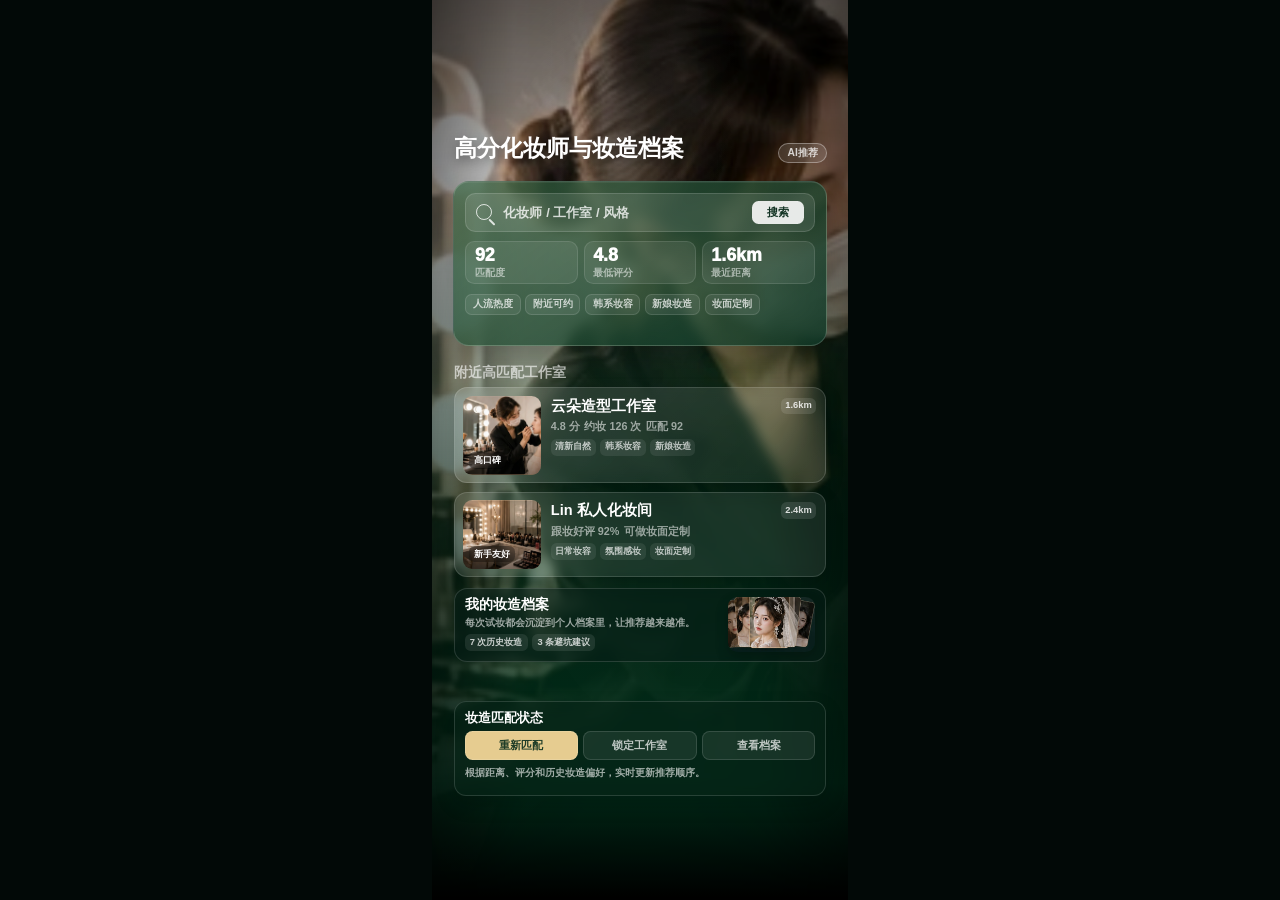
<file: 5.html>
<!doctype html>
<html lang="zh-CN">
<head>
  <meta charset="utf-8">
  <meta name="viewport" content="width=device-width, initial-scale=1, viewport-fit=cover">
  <meta name="description" content="Face Muse 高分化妆师与妆造档案首页，提供附近高分化妆师、造型工作室推荐和个人妆造档案。">
  <link rel="icon" href="data:,">
  <link rel="preload" as="image" href="./assets/face-muse-5-card-1.webp" fetchpriority="high">
  <link rel="preload" as="image" href="./assets/face-muse-5-card-2.webp">
  <link rel="preload" as="image" href="./assets/face-muse-5-archive-stack.webp">
  <title>Face Muse - 高分化妆师与妆造档案</title>
  <style>
    :root {
      color-scheme: dark;
      --screen-w: 887;
      --screen-h: 1920;
      --page-bg: #020907;
      --ink: #fff;
      --muted: rgba(255, 255, 255, .56);
      --line: rgba(255, 255, 255, .18);
      --hero-image: url("./assets/face-muse-5-card-1.webp");
      --hero-position: 48% 37%;
      --headline-size: 50rem;
      font-size: calc(min(100vw, calc(100vh * 887 / 1920), 887px) / 887);
    }

    * {
      box-sizing: border-box;
    }

    html,
    body {
      width: 100%;
      min-height: 100%;
      margin: 0;
      background: var(--page-bg);
    }

    body {
      min-height: 100vh;
      display: grid;
      place-items: center;
      overflow: hidden;
      font-family: "PingFang SC", "Microsoft YaHei", "Noto Sans SC", Arial, sans-serif;
    }

    button,
    a {
      font: inherit;
      -webkit-tap-highlight-color: transparent;
    }

    .feed-screen {
      position: relative;
      width: calc(var(--screen-w) * 1rem);
      height: calc(var(--screen-h) * 1rem);
      overflow: hidden;
      isolation: isolate;
      color: var(--ink);
      background:
        linear-gradient(180deg, rgba(1, 15, 9, .24) 0%, rgba(5, 61, 34, .28) 31%, rgba(3, 52, 30, .96) 78%, #03100b 100%);
    }
    .feed-screen::before,
    .feed-screen::after {
      content: "";
      position: absolute;
      inset: 0;
      pointer-events: none;
      z-index: 1;
    }
    .feed-screen::before {
      background:
        linear-gradient(180deg, rgba(0, 0, 0, .34) 0%, rgba(0, 0, 0, .08) 21%, rgba(7, 78, 43, .34) 47%, rgba(2, 47, 27, .96) 87%, #000 100%),
        radial-gradient(ellipse at 50% 13%, rgba(255, 255, 255, .12), transparent 34%);
      backdrop-filter: saturate(.95);
    }
    .feed-screen::after {
      background:
        linear-gradient(90deg, rgba(0, 0, 0, .32), transparent 20%, transparent 80%, rgba(0, 0, 0, .28)),
        radial-gradient(ellipse at center, transparent 42%, rgba(0, 0, 0, .28) 100%);
    }

    .hero-grain {
      position: absolute;
      inset: -28rem;
      z-index: 0;
      overflow: hidden;
      filter: saturate(.86) contrast(1.04);
      transform: scale(1.02);
    }
    .hero-grain::before {
      content: "";
      position: absolute;
      inset: 0;
      transform: scale(1.015);
      transform-origin: center;
      background:
        radial-gradient(circle at 20% 18%, rgba(255, 255, 255, .08), transparent 18%),
        radial-gradient(circle at 78% 38%, rgba(159, 217, 165, .12), transparent 20%),
        var(--hero-image) var(--hero-position) / cover no-repeat;
      animation: hero-breathe 7s 1.1s ease-in-out infinite alternate;
      will-change: transform;
    }

    @keyframes hero-breathe {
      from { transform: scale(1.015); }
      to { transform: scale(1.045); }
    }

    .content {
      position: absolute;
      inset: 0;
      z-index: 3;
    }

    .headline {
      position: absolute;
      left: 47rem;
      right: 44rem;
      top: 286rem;
      display: flex;
      align-items: center;
      gap: 24rem;
    }

    .headline h1 {
      flex: 1;
      margin: 0;
      color: #fff;
      font-size: var(--headline-size);
      line-height: 1.16;
      font-weight: 900;
      letter-spacing: 0;
      text-shadow: 0 8rem 28rem rgba(0, 0, 0, .42);
    }

    .ai-badge {
      display: inline-flex;
      align-items: center;
      height: 43rem;
      margin-top: 18rem;
      padding: 0 18rem;
      border: 1rem solid rgba(255, 255, 255, .34);
      border-radius: 999rem;
      color: rgba(255, 255, 255, .78);
      background: rgba(255, 255, 255, .12);
      backdrop-filter: blur(16rem);
      font-size: 22rem;
      font-weight: 800;
      letter-spacing: 0;
    }

    .discover-panel {
      position: absolute;
      left: 45rem;
      right: 45rem;
      top: 386rem;
      height: 352rem;
      display: grid;
      align-content: start;
      gap: 20rem;
      padding: 24rem;
      overflow: hidden;
      border: 1rem solid rgba(255, 255, 255, .16);
      border-radius: 34rem;
      background: linear-gradient(145deg, rgba(58, 105, 70, .68), rgba(15, 56, 39, .82));
      box-shadow: 0 22rem 50rem rgba(0, 0, 0, .2), inset 0 1rem 0 rgba(255, 255, 255, .12);
      backdrop-filter: blur(14rem);
    }
    .search-box {
      height: 82rem;
      display: grid;
      grid-template-columns: 44rem 1fr 112rem;
      align-items: center;
      gap: 15rem;
      padding: 0 20rem;
      border: 1rem solid rgba(255, 255, 255, .14);
      border-radius: 22rem;
      color: rgba(255, 255, 255, .78);
      background: rgba(255, 255, 255, .1);
      font-size: 28rem;
      line-height: 1;
      font-weight: 750;
      letter-spacing: 0;
    }
    .search-icon {
      width: 34rem;
      height: 34rem;
      border: 4rem solid rgba(255, 255, 255, .8);
      border-radius: 50%;
      position: relative;
    }
    .search-icon::after {
      content: "";
      position: absolute;
      right: -11rem;
      bottom: -8rem;
      width: 16rem;
      height: 4rem;
      border-radius: 999rem;
      background: rgba(255, 255, 255, .8);
      transform: rotate(45deg);
    }
    .search-action {
      display: grid;
      place-items: center;
      height: 48rem;
      border-radius: 14rem;
      color: #123323;
      background: rgba(255, 255, 255, .88);
      font-size: 24rem;
      font-weight: 900;
    }
    .match-metrics {
      display: grid;
      grid-template-columns: repeat(3, 1fr);
      gap: 12rem;
    }
    .metric {
      min-height: 92rem;
      display: grid;
      align-content: center;
      gap: 8rem;
      padding: 0 18rem;
      border: 1rem solid rgba(255, 255, 255, .11);
      border-radius: 20rem;
      background: rgba(255, 255, 255, .075);
    }
    .metric strong {
      color: #fff;
      font-size: 38rem;
      line-height: 1;
      font-weight: 950;
      letter-spacing: 0;
    }
    .metric span {
      color: rgba(255, 255, 255, .55);
      font-size: 22rem;
      line-height: 1;
      font-weight: 700;
      letter-spacing: 0;
    }
    .filter-chips {
      display: flex;
      flex-wrap: wrap;
      gap: 10rem;
    }
    .filter-chips span {
      padding: 10rem 14rem;
      border: 1rem solid rgba(255, 255, 255, .12);
      border-radius: 14rem;
      color: rgba(255, 255, 255, .72);
      background: rgba(255, 255, 255, .08);
      font-size: 22rem;
      line-height: 1;
      font-weight: 800;
      letter-spacing: 0;
    }

    .studio-board {
      position: absolute;
      left: 47rem;
      right: 47rem;
      top: 778rem;
      display: grid;
      gap: 18rem;
    }
    .note-label {
      margin: 0;
      color: rgba(255, 255, 255, .62);
      font-size: 30rem;
      line-height: 1;
      font-weight: 700;
      letter-spacing: 0;
    }
    .studio-card {
      position: relative;
      min-height: 182rem;
      display: grid;
      grid-template-columns: 168rem 1fr;
      gap: 20rem;
      padding: 16rem;
      overflow: hidden;
      border: 1rem solid rgba(255, 255, 255, .14);
      border-radius: 28rem;
      background: rgba(255, 255, 255, .085);
      box-shadow: 0 16rem 38rem rgba(0, 0, 0, .18);
      backdrop-filter: blur(12rem);
    }
    .studio-card.primary {
      min-height: 205rem;
      background: linear-gradient(135deg, rgba(255, 255, 255, .14), rgba(255, 255, 255, .06));
    }
    .studio-card.is-selected,
    .archive-card.is-selected {
      border-color: rgba(245, 215, 154, .56);
      box-shadow: 0 18rem 42rem rgba(0, 0, 0, .2), 0 0 0 2rem rgba(245, 215, 154, .12);
    }
    .studio-photo {
      position: relative;
      min-width: 0;
      overflow: hidden;
      border-radius: 20rem;
      background: var(--photo) center / cover no-repeat;
    }
    .studio-photo::after {
      content: "";
      position: absolute;
      inset: 0;
      background: linear-gradient(180deg, transparent 52%, rgba(0, 0, 0, .4));
    }
    .studio-badge {
      position: absolute;
      left: 13rem;
      bottom: 13rem;
      z-index: 1;
      padding: 8rem 11rem;
      border-radius: 12rem;
      color: #fff;
      background: rgba(0, 0, 0, .32);
      font-size: 19rem;
      line-height: 1;
      font-weight: 900;
      letter-spacing: 0;
      backdrop-filter: blur(8rem);
    }
    .studio-copy {
      min-width: 0;
      display: grid;
      align-content: start;
      gap: 12rem;
      padding: 4rem 2rem 0 0;
    }
    .studio-title {
      display: flex;
      align-items: start;
      justify-content: space-between;
      gap: 12rem;
    }
    .studio-title h2 {
      margin: 0;
      color: #fff;
      font-size: 31rem;
      line-height: 1.12;
      font-weight: 900;
      letter-spacing: 0;
    }
    .studio-title span {
      flex: 0 0 auto;
      padding: 8rem 10rem;
      border-radius: 12rem;
      color: rgba(255, 255, 255, .82);
      background: rgba(255, 255, 255, .11);
      font-size: 20rem;
      line-height: 1;
      font-weight: 850;
      letter-spacing: 0;
    }
    .studio-meta {
      display: flex;
      flex-wrap: wrap;
      gap: 10rem;
      color: rgba(255, 255, 255, .56);
      font-size: 23rem;
      line-height: 1.2;
      font-weight: 700;
      letter-spacing: 0;
    }
    .style-tags {
      display: flex;
      flex-wrap: wrap;
      gap: 9rem;
    }
    .style-tags span {
      padding: 8rem 10rem;
      border-radius: 12rem;
      color: rgba(255, 255, 255, .7);
      background: rgba(255, 255, 255, .08);
      font-size: 20rem;
      line-height: 1;
      font-weight: 800;
      letter-spacing: 0;
    }
    .archive-card {
      position: absolute;
      left: 47rem;
      right: 47rem;
      top: 1254rem;
      height: 158rem;
      display: grid;
      grid-template-columns: 1fr 186rem;
      gap: 18rem;
      padding: 18rem 20rem;
      overflow: hidden;
      border: 1rem solid rgba(255, 255, 255, .14);
      border-radius: 28rem;
      background: rgba(6, 28, 22, .5);
      backdrop-filter: blur(12rem);
    }
    .archive-copy {
      min-width: 0;
      display: grid;
      align-content: start;
      gap: 10rem;
    }
    .archive-copy h2 {
      margin: 0;
      color: #fff;
      font-size: 30rem;
      line-height: 1;
      font-weight: 900;
      letter-spacing: 0;
    }
    .archive-copy p {
      margin: 0;
      color: rgba(255, 255, 255, .6);
      font-size: 22rem;
      line-height: 1.3;
      font-weight: 650;
      letter-spacing: 0;
    }
    .archive-stats {
      display: flex;
      gap: 10rem;
    }
    .archive-stats span {
      padding: 8rem 11rem;
      border-radius: 12rem;
      color: rgba(255, 255, 255, .76);
      background: rgba(255, 255, 255, .09);
      font-size: 20rem;
      line-height: 1;
      font-weight: 850;
      letter-spacing: 0;
    }
    .archive-image {
      min-width: 0;
      border-radius: 20rem;
      background: url("./assets/face-muse-5-archive-stack.webp") center / cover no-repeat;
      box-shadow: 0 12rem 28rem rgba(0, 0, 0, .22);
    }

    .demo-panel {
      position: absolute;
      left: 47rem;
      right: 47rem;
      top: 1496rem;
      display: grid;
      gap: 14rem;
      padding: 20rem;
      border: 1rem solid rgba(255, 255, 255, .14);
      border-radius: 26rem;
      background: rgba(7, 35, 24, .58);
      box-shadow: 0 18rem 40rem rgba(0, 0, 0, .18);
      backdrop-filter: blur(14rem);
    }

    .demo-panel strong {
      color: #fff;
      font-size: 27rem;
      line-height: 1;
      font-weight: 900;
      letter-spacing: 0;
    }

    .demo-actions {
      display: grid;
      grid-template-columns: repeat(3, minmax(0, 1fr));
      gap: 10rem;
    }

    .demo-button {
      height: 62rem;
      border: 1rem solid rgba(255, 255, 255, .13);
      border-radius: 16rem;
      color: rgba(255, 255, 255, .72);
      background: rgba(255, 255, 255, .08);
      font-size: 23rem;
      line-height: 1;
      font-weight: 900;
      letter-spacing: 0;
      cursor: pointer;
    }

    .demo-button.is-active {
      color: rgba(21, 54, 34, .96);
      background: rgba(245, 215, 154, .94);
    }

    .demo-note {
      min-height: 40rem;
      margin: 0;
      color: rgba(255, 255, 255, .62);
      font-size: 22rem;
      line-height: 1.35;
      font-weight: 650;
      letter-spacing: 0;
    }

    button:focus-visible,
    a:focus-visible {
      outline: 3rem solid rgba(255, 255, 255, .8);
      outline-offset: 5rem;
    }

    @media (prefers-reduced-motion: reduce) {
      *,
      *::before,
      *::after {
        animation-duration: 1ms !important;
        animation-iteration-count: 1 !important;
        scroll-behavior: auto !important;
      }
    }
  </style>
</head>
<body>
  <main class="feed-screen" aria-labelledby="page-title">
    <div class="hero-grain" aria-hidden="true"></div>

    <section class="content" aria-label="推荐内容">
      <div class="headline">
        <h1 id="page-title">高分化妆师与妆造档案</h1>
        <span class="ai-badge">AI推荐</span>
      </div>

      <article class="discover-panel" aria-label="化妆师搜索与筛选">
        <div class="search-box" aria-label="搜索化妆师、工作室或风格">
          <span class="search-icon" aria-hidden="true"></span>
          <span>化妆师 / 工作室 / 风格</span>
          <span class="search-action">搜索</span>
        </div>
        <div class="match-metrics">
          <div class="metric"><strong>92</strong><span>匹配度</span></div>
          <div class="metric"><strong>4.8</strong><span>最低评分</span></div>
          <div class="metric"><strong>1.6km</strong><span>最近距离</span></div>
        </div>
        <div class="filter-chips" aria-label="筛选条件">
          <span>人流热度</span>
          <span>附近可约</span>
          <span>韩系妆容</span>
          <span>新娘妆造</span>
          <span>妆面定制</span>
        </div>
      </article>

      <section class="studio-board" aria-label="推荐化妆师与工作室">
        <p class="note-label">附近高匹配工作室</p>
        <article class="studio-card primary">
          <div class="studio-photo" style="--photo: url('./assets/face-muse-5-card-1.webp')" aria-hidden="true">
            <span class="studio-badge">高口碑</span>
          </div>
          <div class="studio-copy">
            <div class="studio-title">
              <h2>云朵造型工作室</h2>
              <span>1.6km</span>
            </div>
            <div class="studio-meta">
              <span>4.8 分</span><span>约妆 126 次</span><span>匹配 92</span>
            </div>
            <div class="style-tags">
              <span>清新自然</span><span>韩系妆容</span><span>新娘妆造</span>
            </div>
          </div>
        </article>
        <article class="studio-card">
          <div class="studio-photo" style="--photo: url('./assets/face-muse-5-card-2.webp')" aria-hidden="true">
            <span class="studio-badge">新手友好</span>
          </div>
          <div class="studio-copy">
            <div class="studio-title">
              <h2>Lin 私人化妆间</h2>
              <span>2.4km</span>
            </div>
            <div class="studio-meta">
              <span>跟妆好评 92%</span><span>可做妆面定制</span>
            </div>
            <div class="style-tags">
              <span>日常妆容</span><span>氛围感妆</span><span>妆面定制</span>
            </div>
          </div>
        </article>
      </section>

      <section class="archive-card" aria-label="我的妆造档案">
        <div class="archive-copy">
          <h2>我的妆造档案</h2>
          <p>每次试妆都会沉淀到个人档案里，让推荐越来越准。</p>
          <div class="archive-stats">
            <span>7 次历史妆造</span>
            <span>3 条避坑建议</span>
          </div>
        </div>
        <div class="archive-image" aria-hidden="true"></div>
      </section>

      <section class="demo-panel" aria-label="匹配状态操作">
        <strong>妆造匹配状态</strong>
        <div class="demo-actions">
          <button class="demo-button is-active" type="button" data-demo-action="match" aria-pressed="true">重新匹配</button>
          <button class="demo-button" type="button" data-demo-action="studio" aria-pressed="false">锁定工作室</button>
          <button class="demo-button" type="button" data-demo-action="archive" aria-pressed="false">查看档案</button>
        </div>
        <p class="demo-note" aria-live="polite">根据距离、评分和历史妆造偏好，实时更新推荐顺序。</p>
      </section>
    </section>
  </main>

  <script src="./assets/gsap.min.js"></script>
  <script>
    window.addEventListener("DOMContentLoaded", () => {
      const notes = {
        match: "根据距离、评分和历史妆造偏好，实时更新推荐顺序。",
        studio: "已锁定云朵造型工作室，推荐理由会同步到当前卡片。",
        archive: "妆造档案记录 7 次历史妆造和 3 条避坑建议。"
      };
      const note = document.querySelector(".demo-note");
      const primaryStudio = document.querySelector(".studio-card.primary");
      const archiveCard = document.querySelector(".archive-card");
      const actionButtons = Array.from(document.querySelectorAll("[data-demo-action]"));
      const setDemo = (action) => {
        actionButtons.forEach((button) => {
          const isActive = button.dataset.demoAction === action;
          button.classList.toggle("is-active", isActive);
          button.setAttribute("aria-pressed", String(isActive));
        });
        if (note) {
          note.textContent = notes[action] || notes.match;
        }
        primaryStudio?.classList.toggle("is-selected", action === "studio");
        archiveCard?.classList.toggle("is-selected", action === "archive");
      };

      actionButtons.forEach((button) => {
        button.addEventListener("click", () => setDemo(button.dataset.demoAction));
      });

      if (!window.gsap) {
        document.documentElement.dataset.gsapLoaded = "false";
        return;
      }
      document.documentElement.dataset.gsapLoaded = "true";

      const find = (selector) => Array.from(document.querySelectorAll(selector));
      const present = (...items) => items.flat().filter(Boolean);
      const targets = {
        hero: document.querySelector(".hero-grain"),
        headline: document.querySelector(".headline"),
        discover: document.querySelector(".discover-panel"),
        studios: find(".studio-card"),
        archive: archiveCard,
        demo: document.querySelector(".demo-panel"),
        pressables: find("button, .studio-card, .archive-card")
      };
      const reduceMotion = window.matchMedia && window.matchMedia("(prefers-reduced-motion: reduce)").matches;
      const entranceTargets = present(targets.headline, targets.discover, targets.studios, targets.archive, targets.demo);

      if (reduceMotion) {
        if (entranceTargets.length) {
          gsap.set(entranceTargets, { autoAlpha: 1, clearProps: "transform" });
        }
        return;
      }

      if (targets.hero) {
        gsap.from(targets.hero, { scale: 1.08, duration: 1.1, ease: "power2.out" });
        gsap.to(targets.hero, { scale: 1.045, duration: 7, repeat: -1, yoyo: true, ease: "sine.inOut" });
      }
      if (targets.headline) {
        gsap.from(targets.headline, { y: 28, autoAlpha: 0, duration: 0.58, delay: 0.12, ease: "power3.out" });
      }
      if (targets.discover) {
        gsap.from(targets.discover, { y: 34, autoAlpha: 0, duration: 0.64, delay: 0.24, ease: "power3.out" });
      }
      if (targets.studios.length) {
        gsap.from(targets.studios, { x: -22, autoAlpha: 0, duration: 0.5, delay: 0.44, stagger: 0.08, ease: "power3.out" });
      }
      if (targets.archive) {
        gsap.from(targets.archive, { y: 18, autoAlpha: 0, duration: 0.42, delay: 0.62, ease: "power2.out" });
      }
      if (targets.demo) {
        gsap.from(targets.demo, { y: 18, autoAlpha: 0, duration: 0.38, delay: 0.7, ease: "power2.out" });
      }

      targets.pressables.forEach((item) => {
        item.addEventListener("click", (event) => {
          event.preventDefault();
          gsap.fromTo(item, { scale: 0.94 }, { scale: 1, duration: 0.34, ease: "back.out(2.2)" });
        });
      });
    });
  </script>
</body>
</html>
</file>
